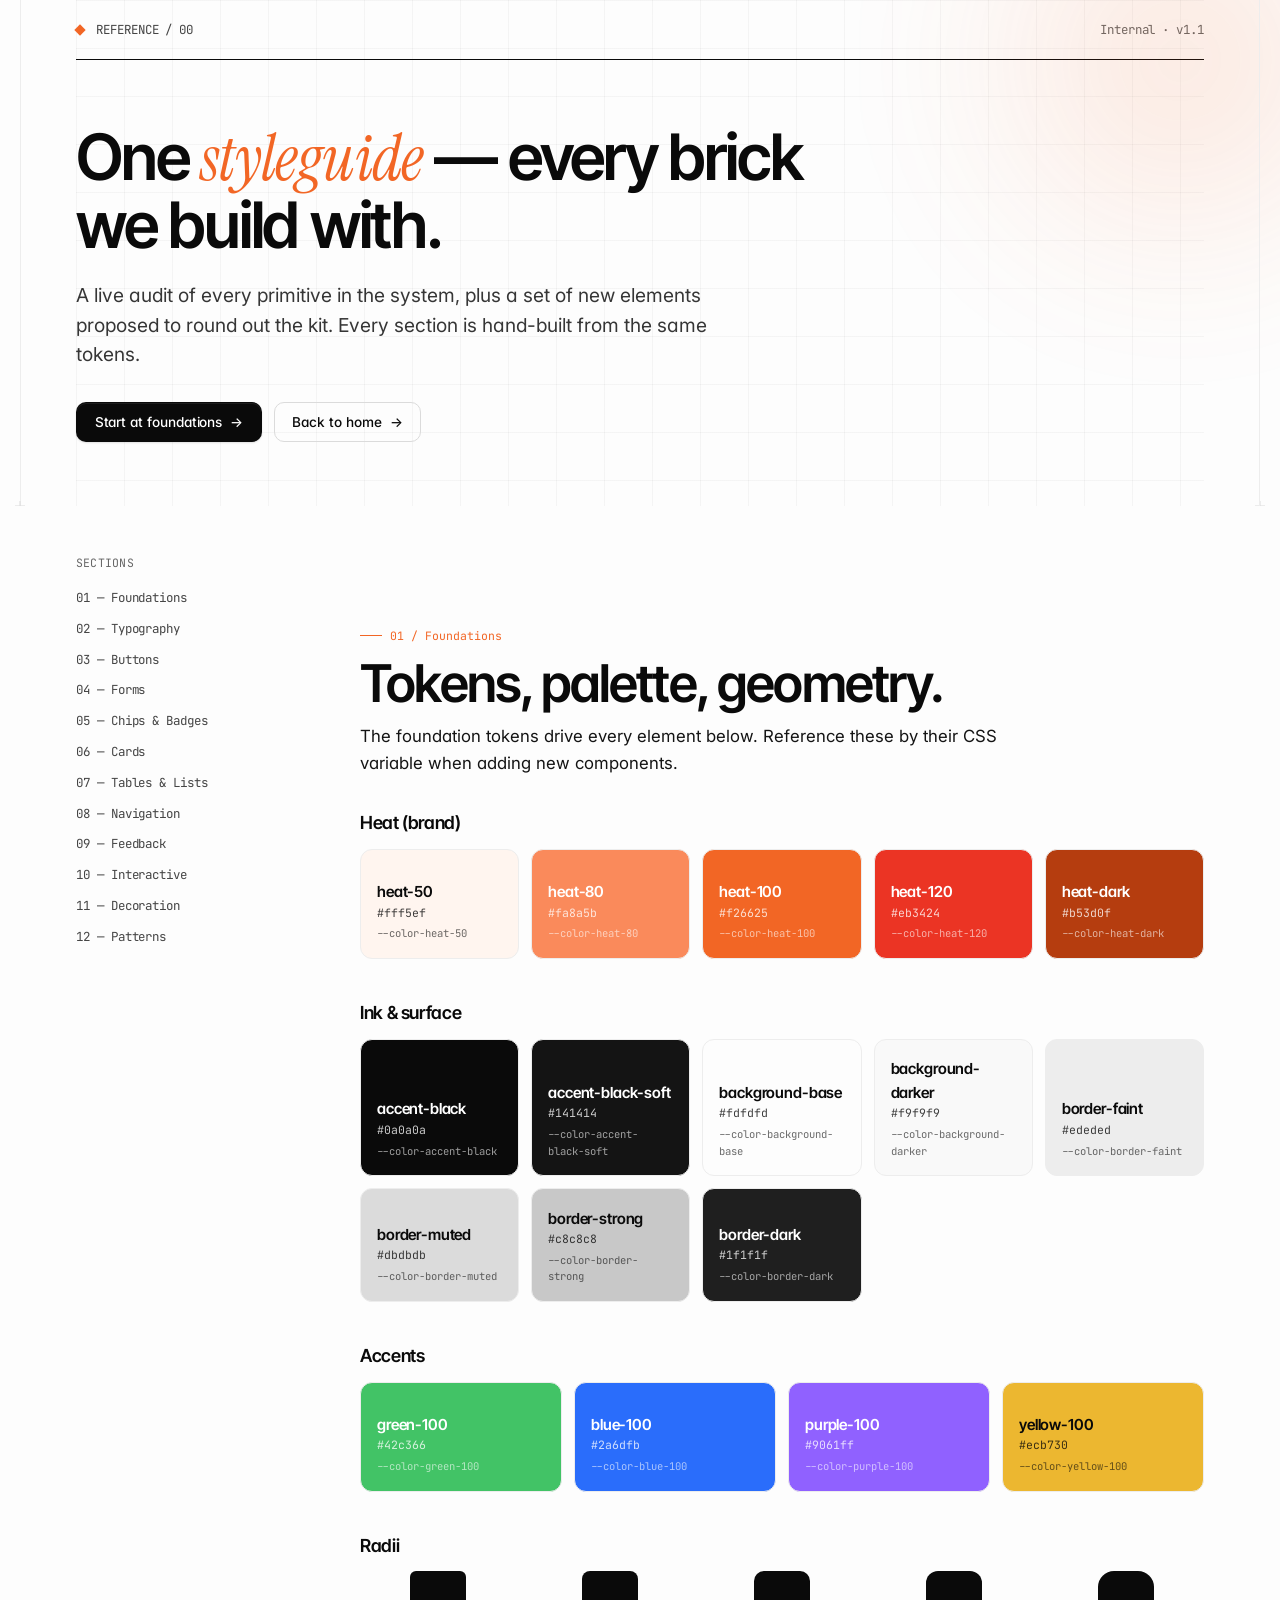
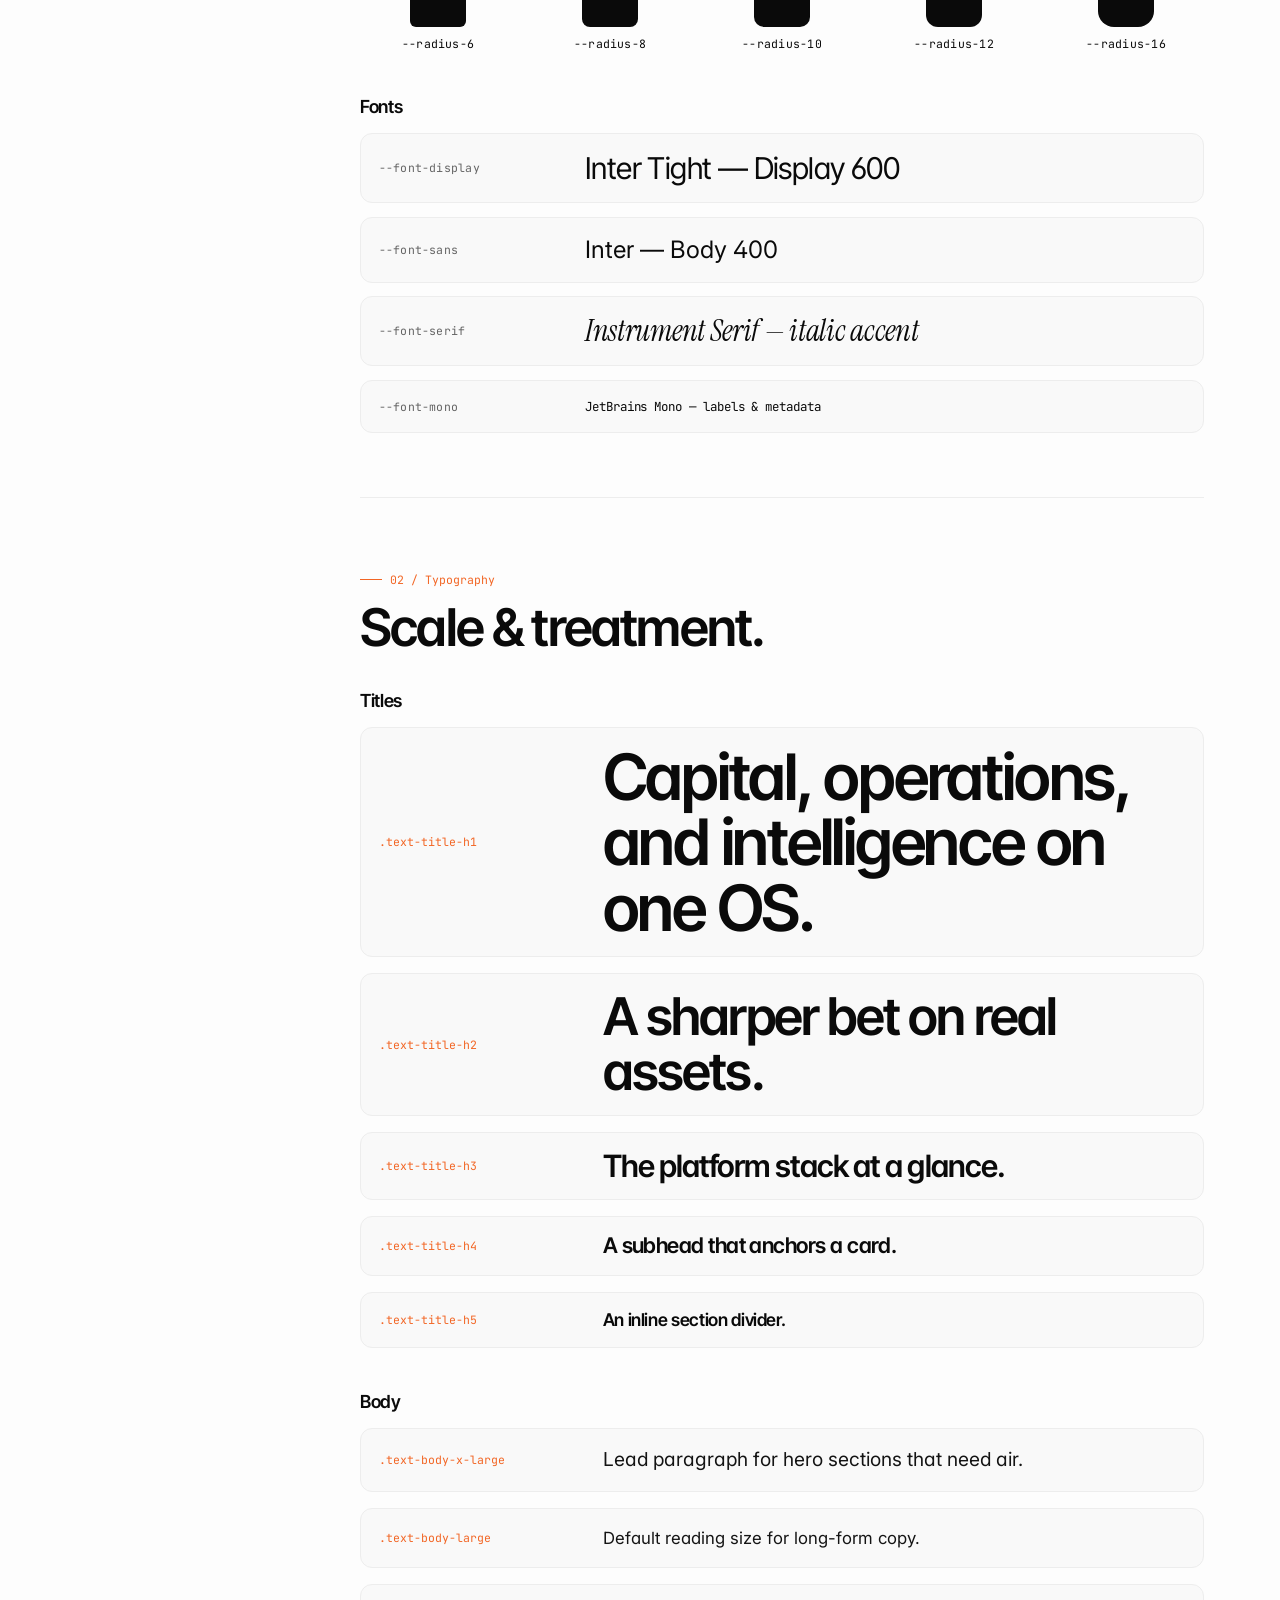
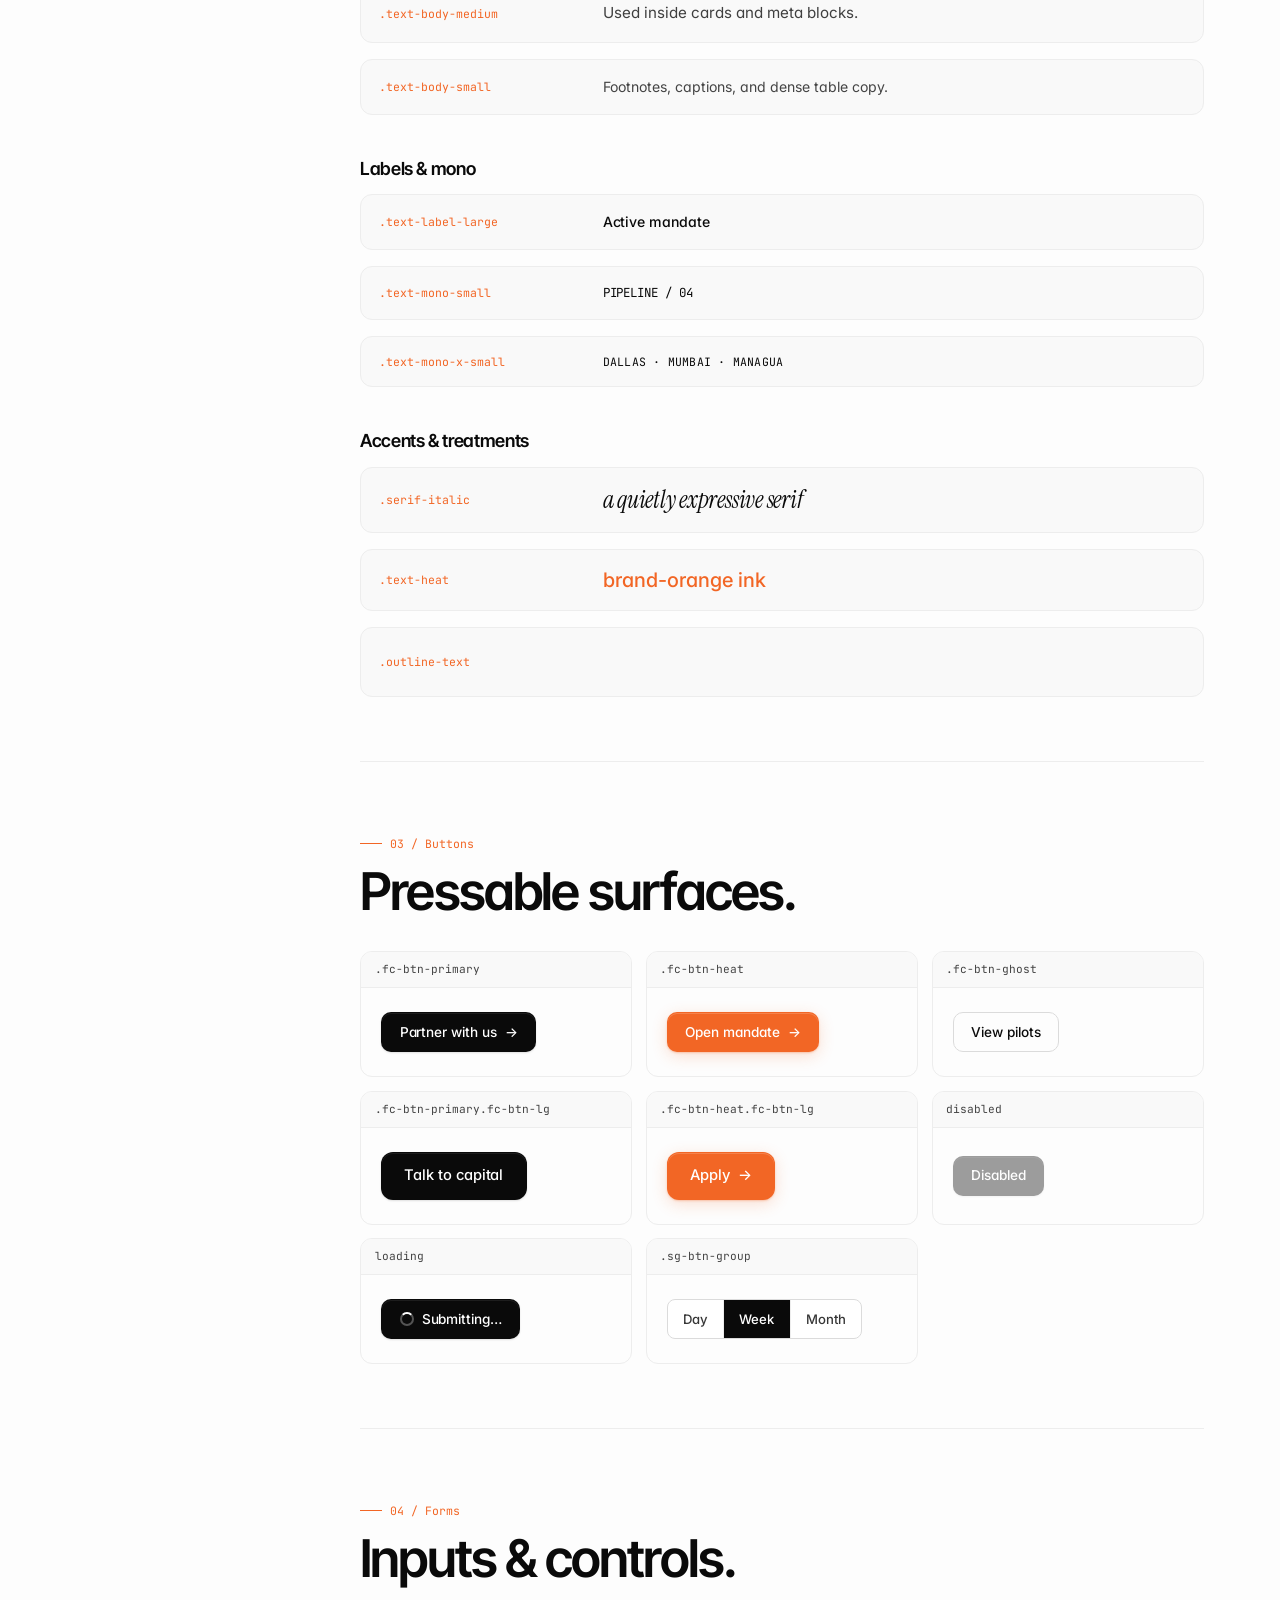
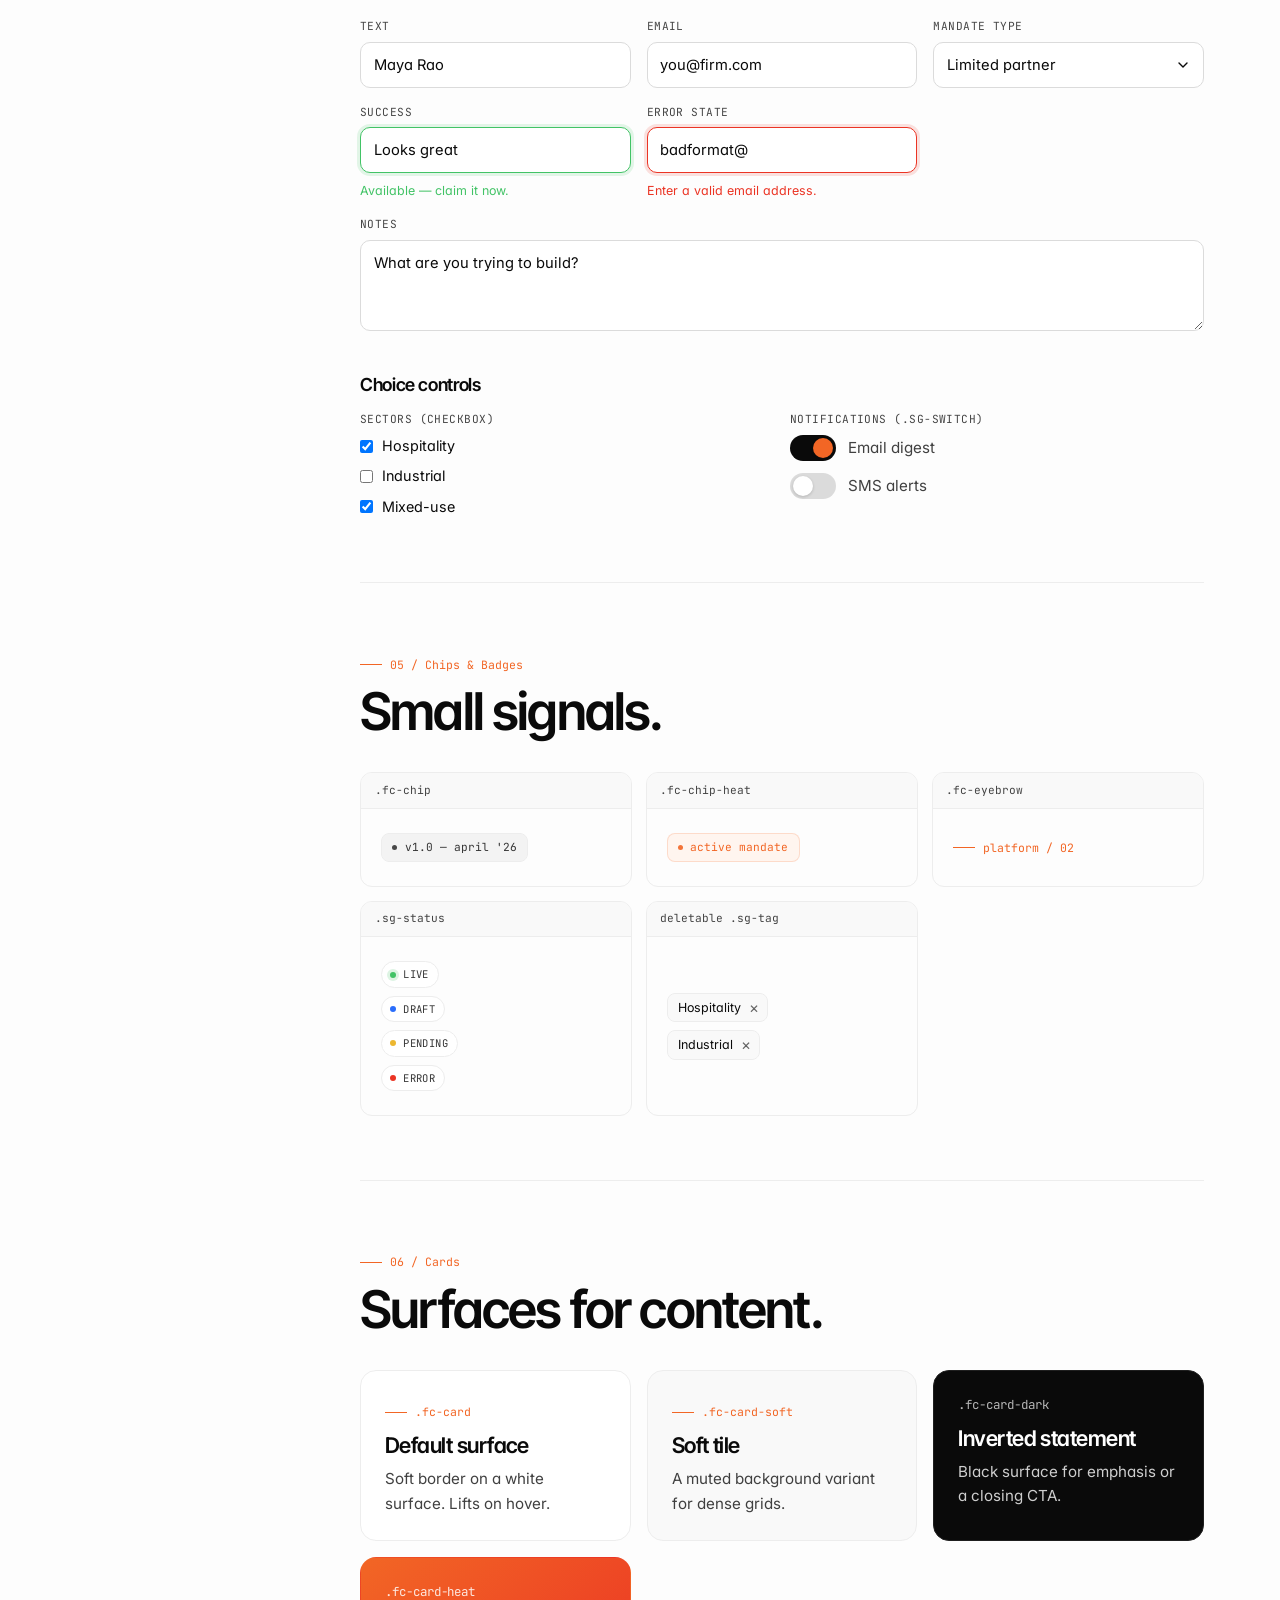
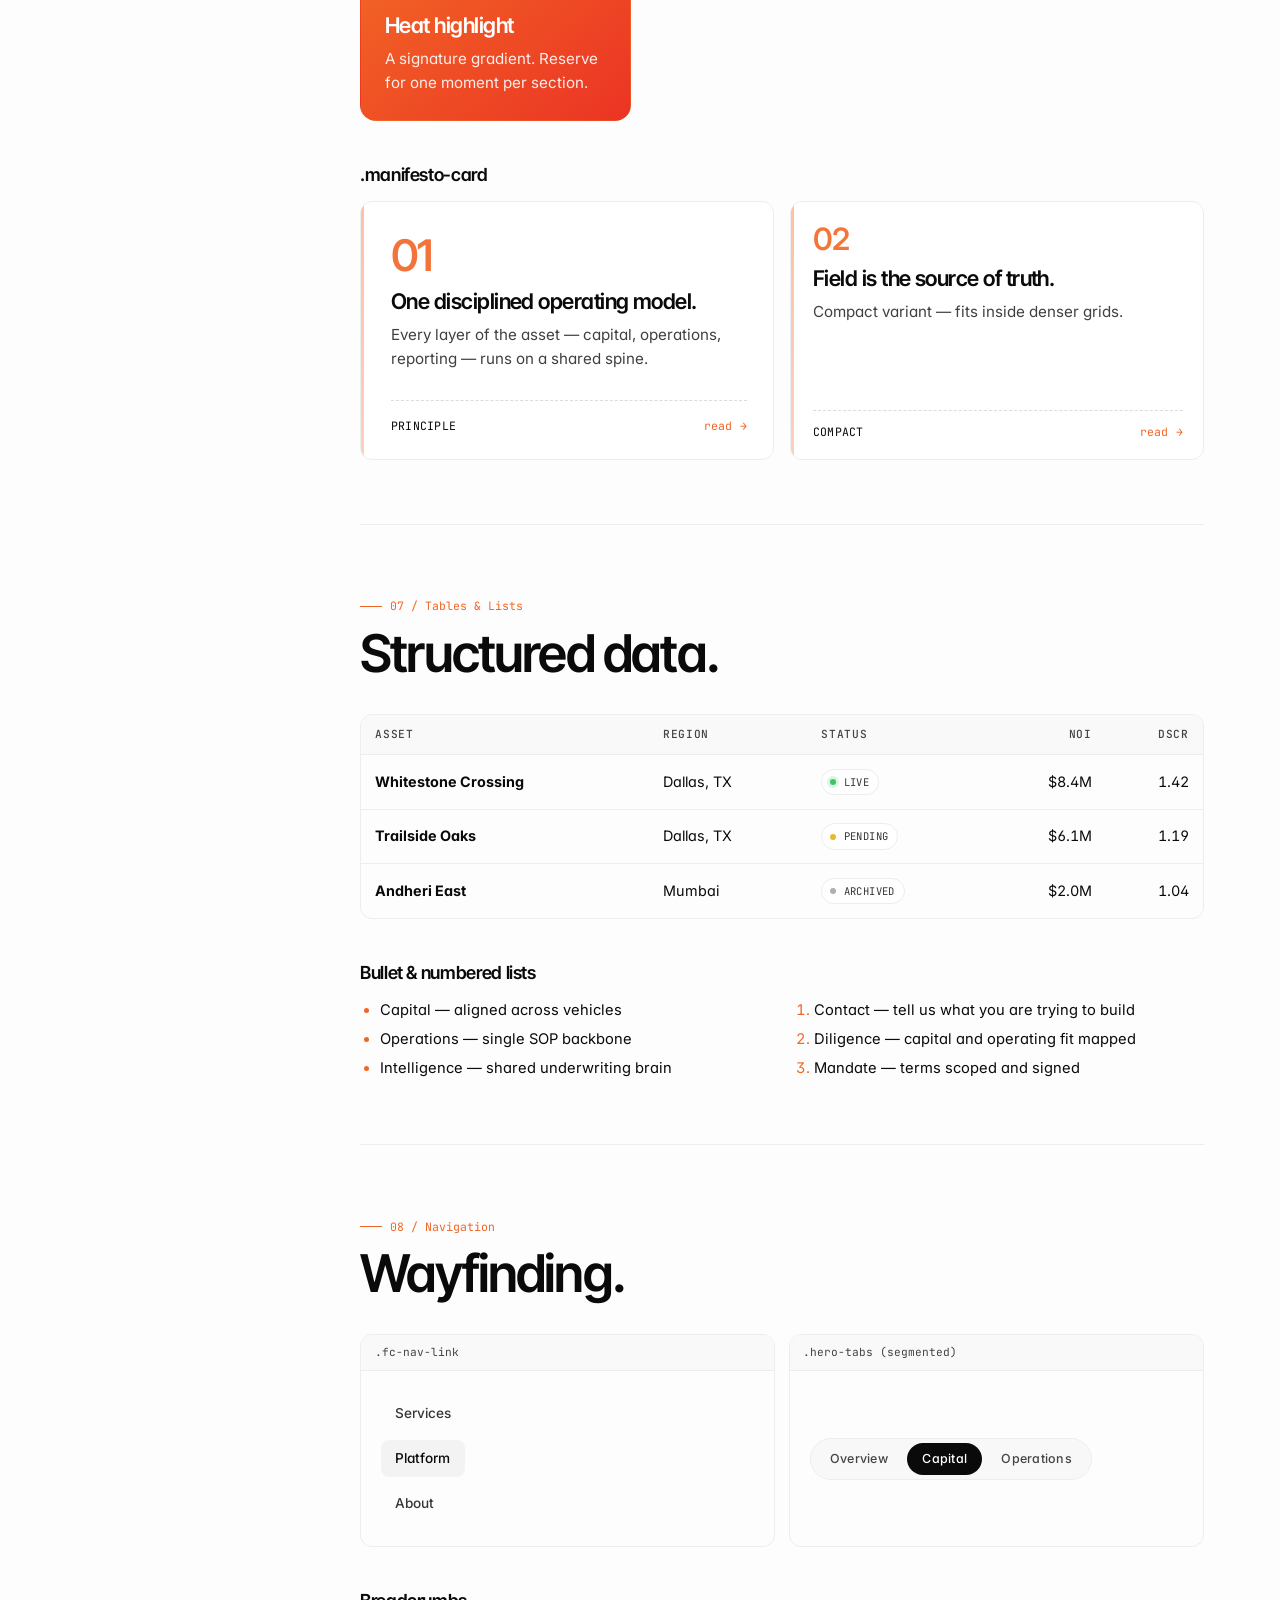
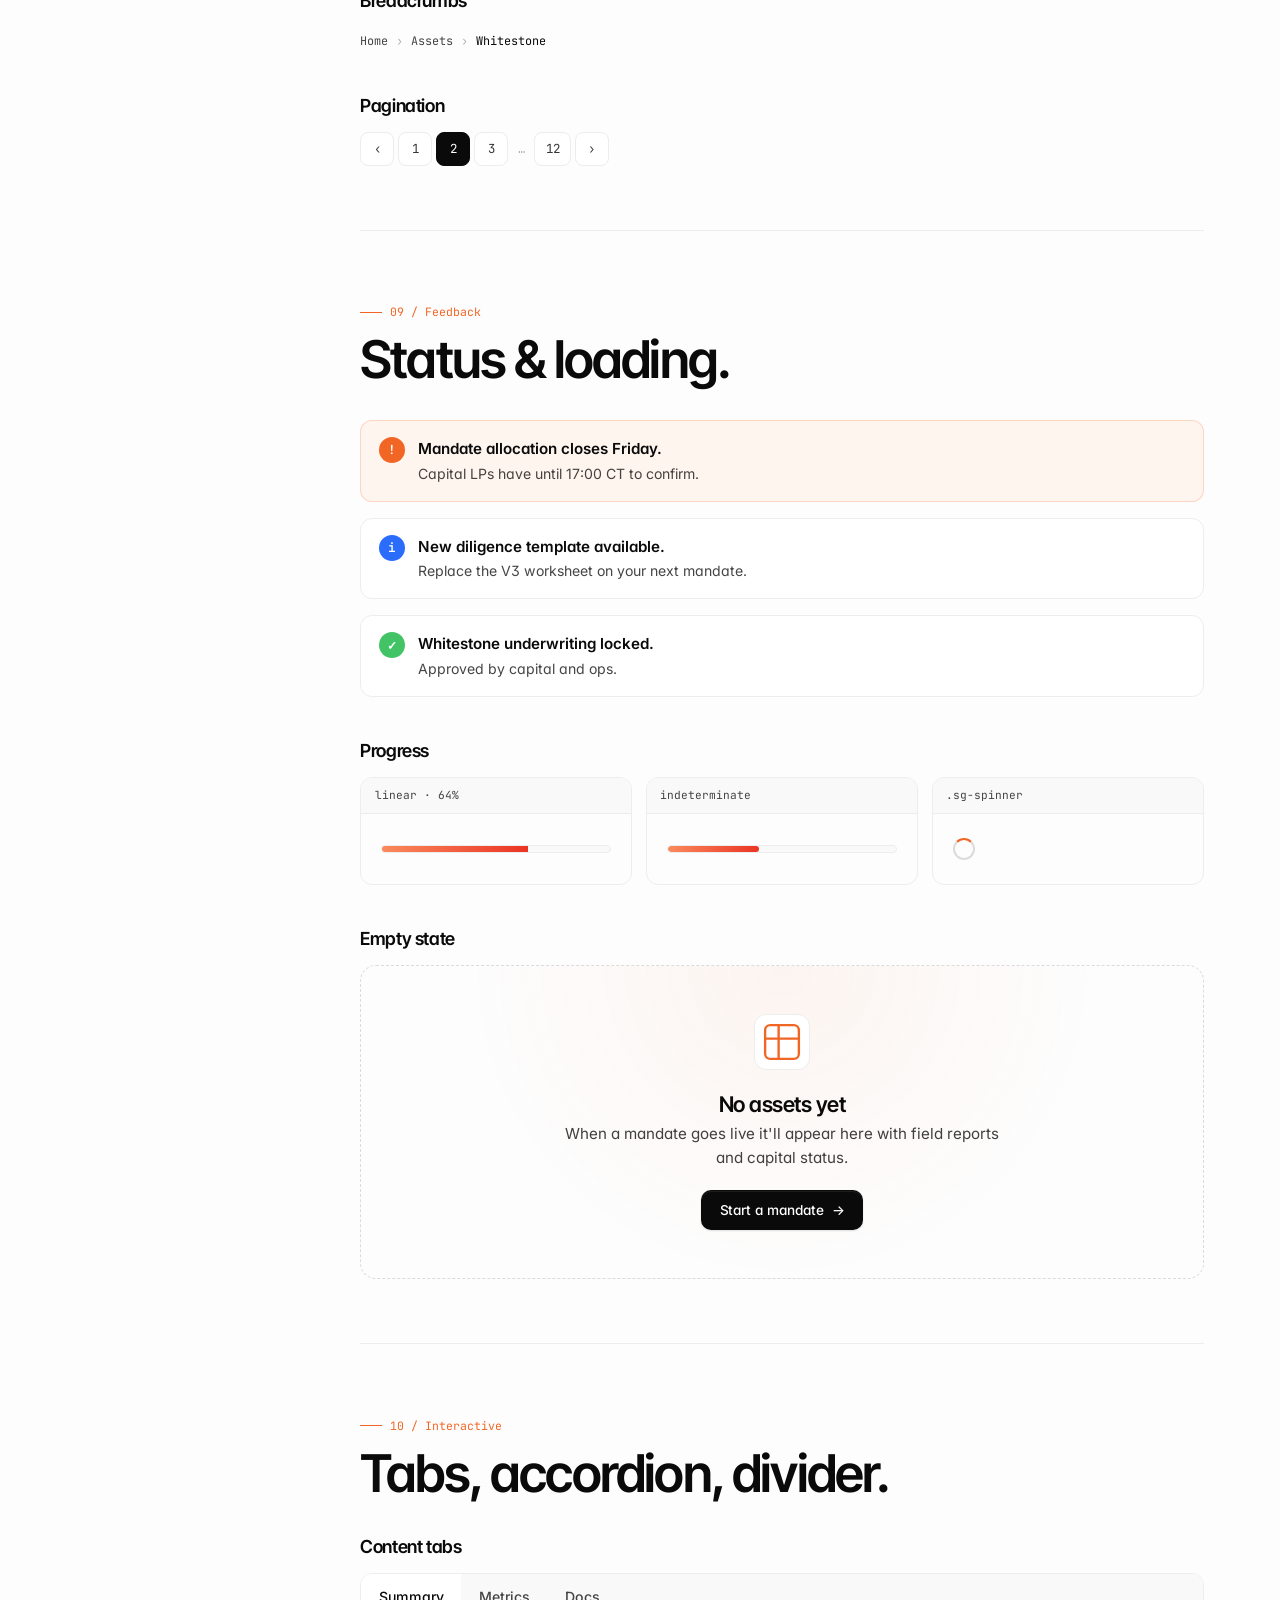
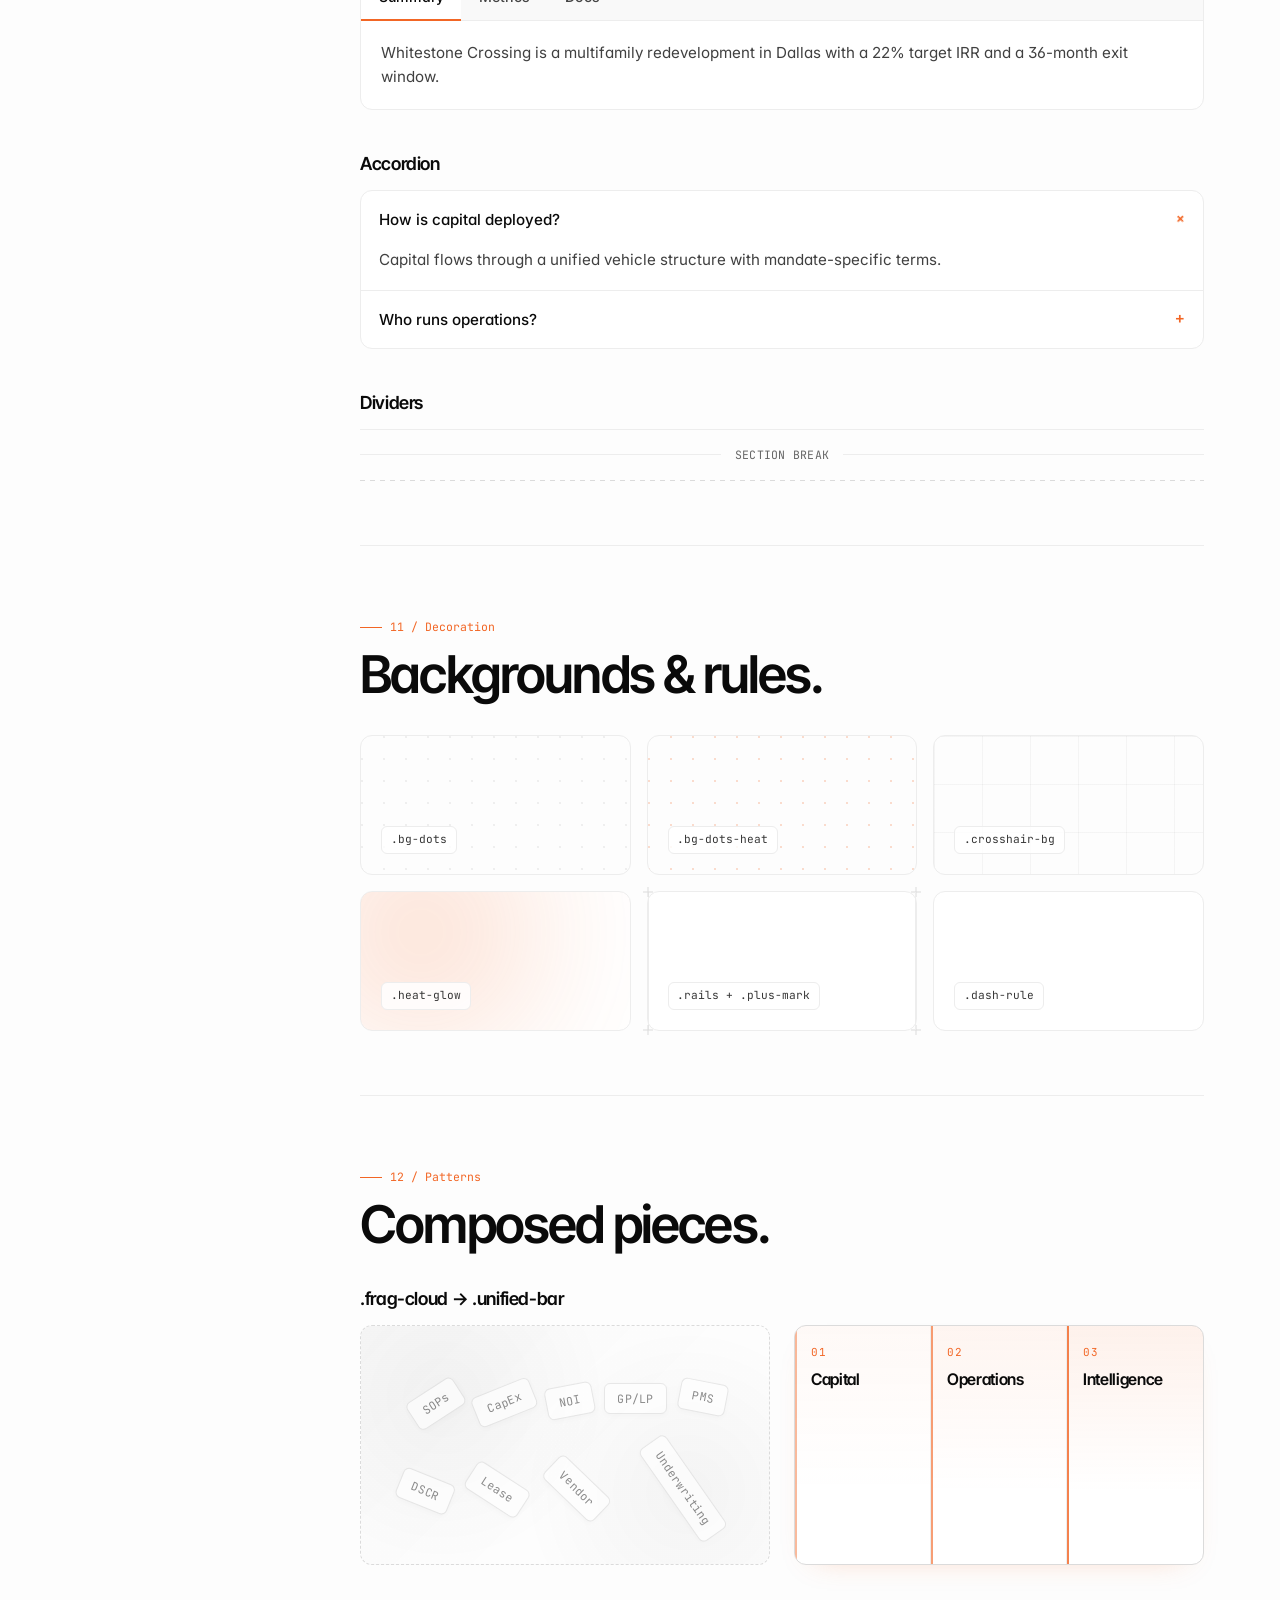
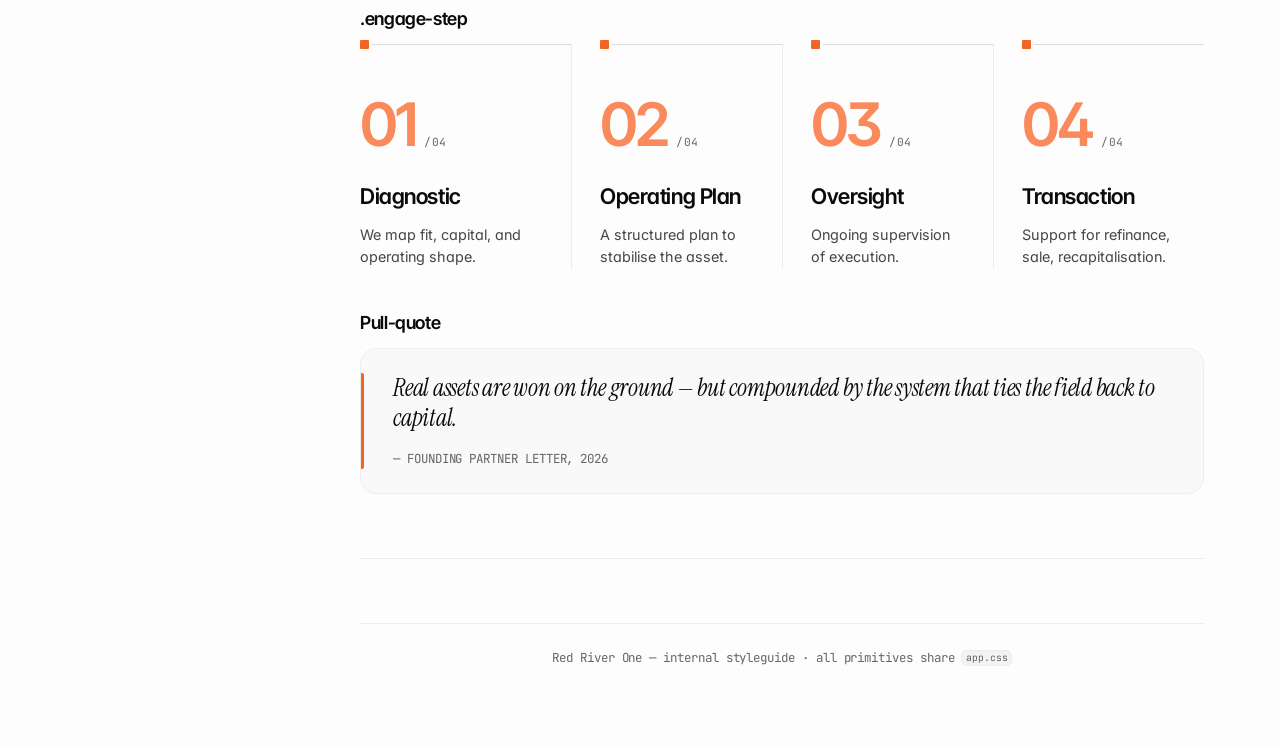
<file: styleguide.html>
<!DOCTYPE html><html lang="en"><head><meta charSet="utf-8"/><meta name="viewport" content="width=device-width, initial-scale=1"/><title>Styleguide — Red River One</title><meta name="robots" content="noindex"/><link rel="icon" type="image/svg+xml" href="/favicon.svg"/><link rel="preconnect" href="https://fonts.googleapis.com"/><link rel="preconnect" href="https://fonts.gstatic.com" crossorigin="anonymous"/><link rel="stylesheet" href="https://fonts.googleapis.com/css2?family=Instrument+Serif:ital@0;1&amp;family=Inter+Tight:wght@400;500;600;700&amp;family=Inter:wght@300;400;500;600&amp;family=JetBrains+Mono:wght@400;500&amp;display=swap"/><link rel="stylesheet" href="app.css"/></head><body class="bg-[color:var(--color-background-base)] text-[color:var(--color-accent-black)] font-sans antialiased overflow-x-hidden"><section class="relative overflow-hidden bg-background-base"><div class="cmw-container rails relative"><span class="plus-mark plus-bl"></span><span class="plus-mark plus-br"></span><span class="heat-glow hidden lg:block" style="width:520px;height:520px;top:-200px;right:-180px;opacity:0.4"></span><div class="crosshair-bg"><div class="flex flex-wrap items-center justify-between gap-3 border-b border-[color:var(--color-border-faint)] py-5"><div class="text-mono-small text-(--black-alpha-64) flex items-center gap-3"><span class="h-2 w-2 rotate-45 bg-heat-100"></span><span>REFERENCE / 00</span></div><div class="text-mono-small text-(--black-alpha-48) hidden sm:flex items-center gap-3"><span>Internal · v1.1</span></div></div><div class="py-12 lg:py-16"><h1 class="text-title-h1 max-w-[20ch] text-accent-black">One <span class="serif-italic text-heat-100">styleguide</span> — every brick we build with.</h1><p class="text-body-x-large mt-6 max-w-2xl text-(--black-alpha-72)">A live audit of every primitive in the system, plus a set of new elements proposed to round out the kit. Every section is hand-built from the same tokens.</p><div class="mt-8 flex flex-wrap items-center gap-3"><a href="#foundations" class="fc-btn fc-btn-primary">Start at foundations<span class="arrow-spring">→</span></a><a href="index.html" class="fc-btn fc-btn-ghost">Back to home<span class="arrow-spring">→</span></a></div></div></div></div></section><div class="cmw-container relative"><div class="sg-grid"><nav class="lg:sticky lg:top-24 self-start"><div class="text-mono-x-small text-(--black-alpha-48) mb-3 uppercase">Sections</div><ul class="flex flex-col gap-1.5"><li><a href="#foundations" class="text-mono-small text-(--black-alpha-64) hover:text-heat-100">01 — Foundations</a></li><li><a href="#typography" class="text-mono-small text-(--black-alpha-64) hover:text-heat-100">02 — Typography</a></li><li><a href="#buttons" class="text-mono-small text-(--black-alpha-64) hover:text-heat-100">03 — Buttons</a></li><li><a href="#forms" class="text-mono-small text-(--black-alpha-64) hover:text-heat-100">04 — Forms</a></li><li><a href="#chips" class="text-mono-small text-(--black-alpha-64) hover:text-heat-100">05 — Chips &amp; Badges</a></li><li><a href="#cards" class="text-mono-small text-(--black-alpha-64) hover:text-heat-100">06 — Cards</a></li><li><a href="#tables" class="text-mono-small text-(--black-alpha-64) hover:text-heat-100">07 — Tables &amp; Lists</a></li><li><a href="#navigation" class="text-mono-small text-(--black-alpha-64) hover:text-heat-100">08 — Navigation</a></li><li><a href="#feedback" class="text-mono-small text-(--black-alpha-64) hover:text-heat-100">09 — Feedback</a></li><li><a href="#interactive" class="text-mono-small text-(--black-alpha-64) hover:text-heat-100">10 — Interactive</a></li><li><a href="#decoration" class="text-mono-small text-(--black-alpha-64) hover:text-heat-100">11 — Decoration</a></li><li><a href="#patterns" class="text-mono-small text-(--black-alpha-64) hover:text-heat-100">12 — Patterns</a></li></ul></nav><main id="main" class="sg-main">

<section id="foundations" class="sg-section"><div class="sg-section-head"><span class="fc-eyebrow">01 / Foundations</span><h2 class="text-title-h2 mt-3">Tokens, palette, geometry.</h2><p class="text-body-large mt-3 max-w-2xl">The foundation tokens drive every element below. Reference these by their CSS variable when adding new components.</p></div><h3 class="sg-h3">Heat (brand)</h3><div class="sg-swatches"><div class="sg-swatch" style="background:#fff5ef;color:#0a0a0a"><div class="sg-swatch-name">heat-50</div><div class="sg-swatch-meta">#fff5ef</div><div class="sg-swatch-var">--color-heat-50</div></div><div class="sg-swatch" style="background:#fa8a5b;color:#fff"><div class="sg-swatch-name">heat-80</div><div class="sg-swatch-meta">#fa8a5b</div><div class="sg-swatch-var">--color-heat-80</div></div><div class="sg-swatch" style="background:#f26625;color:#fff"><div class="sg-swatch-name">heat-100</div><div class="sg-swatch-meta">#f26625</div><div class="sg-swatch-var">--color-heat-100</div></div><div class="sg-swatch" style="background:#eb3424;color:#fff"><div class="sg-swatch-name">heat-120</div><div class="sg-swatch-meta">#eb3424</div><div class="sg-swatch-var">--color-heat-120</div></div><div class="sg-swatch" style="background:#b53d0f;color:#fff"><div class="sg-swatch-name">heat-dark</div><div class="sg-swatch-meta">#b53d0f</div><div class="sg-swatch-var">--color-heat-dark</div></div></div><h3 class="sg-h3 mt-10">Ink &amp; surface</h3><div class="sg-swatches"><div class="sg-swatch" style="background:#0a0a0a;color:#fff"><div class="sg-swatch-name">accent-black</div><div class="sg-swatch-meta">#0a0a0a</div><div class="sg-swatch-var">--color-accent-black</div></div><div class="sg-swatch" style="background:#141414;color:#fff"><div class="sg-swatch-name">accent-black-soft</div><div class="sg-swatch-meta">#141414</div><div class="sg-swatch-var">--color-accent-black-soft</div></div><div class="sg-swatch" style="background:#fdfdfd;color:#0a0a0a"><div class="sg-swatch-name">background-base</div><div class="sg-swatch-meta">#fdfdfd</div><div class="sg-swatch-var">--color-background-base</div></div><div class="sg-swatch" style="background:#f9f9f9;color:#0a0a0a"><div class="sg-swatch-name">background-darker</div><div class="sg-swatch-meta">#f9f9f9</div><div class="sg-swatch-var">--color-background-darker</div></div><div class="sg-swatch" style="background:#ededed;color:#0a0a0a"><div class="sg-swatch-name">border-faint</div><div class="sg-swatch-meta">#ededed</div><div class="sg-swatch-var">--color-border-faint</div></div><div class="sg-swatch" style="background:#dbdbdb;color:#0a0a0a"><div class="sg-swatch-name">border-muted</div><div class="sg-swatch-meta">#dbdbdb</div><div class="sg-swatch-var">--color-border-muted</div></div><div class="sg-swatch" style="background:#c8c8c8;color:#0a0a0a"><div class="sg-swatch-name">border-strong</div><div class="sg-swatch-meta">#c8c8c8</div><div class="sg-swatch-var">--color-border-strong</div></div><div class="sg-swatch" style="background:#1f1f1f;color:#fff"><div class="sg-swatch-name">border-dark</div><div class="sg-swatch-meta">#1f1f1f</div><div class="sg-swatch-var">--color-border-dark</div></div></div><h3 class="sg-h3 mt-10">Accents</h3><div class="sg-swatches"><div class="sg-swatch" style="background:#42c366;color:#fff"><div class="sg-swatch-name">green-100</div><div class="sg-swatch-meta">#42c366</div><div class="sg-swatch-var">--color-green-100</div></div><div class="sg-swatch" style="background:#2a6dfb;color:#fff"><div class="sg-swatch-name">blue-100</div><div class="sg-swatch-meta">#2a6dfb</div><div class="sg-swatch-var">--color-blue-100</div></div><div class="sg-swatch" style="background:#9061ff;color:#fff"><div class="sg-swatch-name">purple-100</div><div class="sg-swatch-meta">#9061ff</div><div class="sg-swatch-var">--color-purple-100</div></div><div class="sg-swatch" style="background:#ecb730;color:#0a0a0a"><div class="sg-swatch-name">yellow-100</div><div class="sg-swatch-meta">#ecb730</div><div class="sg-swatch-var">--color-yellow-100</div></div></div><h3 class="sg-h3 mt-10">Radii</h3><div class="sg-radii"><div class="sg-radii-cell"><div class="sg-radii-shape" style="border-radius:6px"></div><div class="text-mono-x-small mt-2">--radius-6</div></div><div class="sg-radii-cell"><div class="sg-radii-shape" style="border-radius:8px"></div><div class="text-mono-x-small mt-2">--radius-8</div></div><div class="sg-radii-cell"><div class="sg-radii-shape" style="border-radius:10px"></div><div class="text-mono-x-small mt-2">--radius-10</div></div><div class="sg-radii-cell"><div class="sg-radii-shape" style="border-radius:12px"></div><div class="text-mono-x-small mt-2">--radius-12</div></div><div class="sg-radii-cell"><div class="sg-radii-shape" style="border-radius:16px"></div><div class="text-mono-x-small mt-2">--radius-16</div></div></div><h3 class="sg-h3 mt-10">Fonts</h3><div class="sg-fonts"><div class="sg-font-row"><div class="text-mono-x-small text-(--black-alpha-48)">--font-display</div><div class="font-display text-3xl tracking-[-0.02em]">Inter Tight — Display 600</div></div><div class="sg-font-row"><div class="text-mono-x-small text-(--black-alpha-48)">--font-sans</div><div class="text-2xl">Inter — Body 400</div></div><div class="sg-font-row"><div class="text-mono-x-small text-(--black-alpha-48)">--font-serif</div><div class="serif-italic text-3xl">Instrument Serif — italic accent</div></div><div class="sg-font-row"><div class="text-mono-x-small text-(--black-alpha-48)">--font-mono</div><div class="text-mono-small">JetBrains Mono — labels &amp; metadata</div></div></div></section>

<section id="typography" class="sg-section"><div class="sg-section-head"><span class="fc-eyebrow">02 / Typography</span><h2 class="text-title-h2 mt-3">Scale &amp; treatment.</h2></div><h3 class="sg-h3">Titles</h3><div class="sg-stack"><div class="sg-row"><span class="sg-row-tag">.text-title-h1</span><div class="text-title-h1">Capital, operations, and intelligence on one OS.</div></div><div class="sg-row"><span class="sg-row-tag">.text-title-h2</span><div class="text-title-h2">A sharper bet on real assets.</div></div><div class="sg-row"><span class="sg-row-tag">.text-title-h3</span><div class="text-title-h3">The platform stack at a glance.</div></div><div class="sg-row"><span class="sg-row-tag">.text-title-h4</span><div class="text-title-h4">A subhead that anchors a card.</div></div><div class="sg-row"><span class="sg-row-tag">.text-title-h5</span><div class="text-title-h5">An inline section divider.</div></div></div><h3 class="sg-h3 mt-10">Body</h3><div class="sg-stack"><div class="sg-row"><span class="sg-row-tag">.text-body-x-large</span><p class="text-body-x-large">Lead paragraph for hero sections that need air.</p></div><div class="sg-row"><span class="sg-row-tag">.text-body-large</span><p class="text-body-large">Default reading size for long-form copy.</p></div><div class="sg-row"><span class="sg-row-tag">.text-body-medium</span><p class="text-body-medium">Used inside cards and meta blocks.</p></div><div class="sg-row"><span class="sg-row-tag">.text-body-small</span><p class="text-body-small">Footnotes, captions, and dense table copy.</p></div></div><h3 class="sg-h3 mt-10">Labels &amp; mono</h3><div class="sg-stack"><div class="sg-row"><span class="sg-row-tag">.text-label-large</span><span class="text-label-large">Active mandate</span></div><div class="sg-row"><span class="sg-row-tag">.text-mono-small</span><span class="text-mono-small">PIPELINE / 04</span></div><div class="sg-row"><span class="sg-row-tag">.text-mono-x-small</span><span class="text-mono-x-small">DALLAS · MUMBAI · MANAGUA</span></div></div><h3 class="sg-h3 mt-10">Accents &amp; treatments</h3><div class="sg-stack"><div class="sg-row"><span class="sg-row-tag">.serif-italic</span><span class="serif-italic text-2xl">a quietly expressive serif</span></div><div class="sg-row"><span class="sg-row-tag">.text-heat</span><span class="text-heat text-xl font-medium">brand-orange ink</span></div><div class="sg-row"><span class="sg-row-tag">.outline-text</span><span class="outline-text text-3xl font-semibold">Hollow display</span></div></div></section>

<section id="buttons" class="sg-section"><div class="sg-section-head"><span class="fc-eyebrow">03 / Buttons</span><h2 class="text-title-h2 mt-3">Pressable surfaces.</h2></div><div class="sg-cells"><div class="sg-cell"><div class="sg-cell-label">.fc-btn-primary</div><div class="sg-cell-body"><button class="fc-btn fc-btn-primary">Partner with us <span class="arrow-spring">→</span></button></div></div><div class="sg-cell"><div class="sg-cell-label">.fc-btn-heat</div><div class="sg-cell-body"><button class="fc-btn fc-btn-heat">Open mandate <span class="arrow-spring">→</span></button></div></div><div class="sg-cell"><div class="sg-cell-label">.fc-btn-ghost</div><div class="sg-cell-body"><button class="fc-btn fc-btn-ghost">View pilots</button></div></div><div class="sg-cell"><div class="sg-cell-label">.fc-btn-primary.fc-btn-lg</div><div class="sg-cell-body"><button class="fc-btn fc-btn-primary fc-btn-lg">Talk to capital</button></div></div><div class="sg-cell"><div class="sg-cell-label">.fc-btn-heat.fc-btn-lg</div><div class="sg-cell-body"><button class="fc-btn fc-btn-heat fc-btn-lg">Apply <span class="arrow-spring">→</span></button></div></div><div class="sg-cell"><div class="sg-cell-label">disabled</div><div class="sg-cell-body"><button class="fc-btn fc-btn-primary" disabled="" style="opacity:0.4;cursor:not-allowed">Disabled</button></div></div><div class="sg-cell"><div class="sg-cell-label">loading</div><div class="sg-cell-body"><button class="fc-btn fc-btn-primary" disabled=""><span class="sg-spinner sg-spinner-sm sg-spinner-light"></span>Submitting…</button></div></div><div class="sg-cell"><div class="sg-cell-label">.sg-btn-group</div><div class="sg-cell-body"><div class="sg-btn-group"><button>Day</button><button class="is-active">Week</button><button>Month</button></div></div></div></div></section>

<section id="forms" class="sg-section"><div class="sg-section-head"><span class="fc-eyebrow">04 / Forms</span><h2 class="text-title-h2 mt-3">Inputs &amp; controls.</h2></div><div class="sg-form-grid"><label class="sg-field"><span class="sg-field-label">Text</span><input type="text" placeholder="Maya Rao" class="sg-input"/></label><label class="sg-field"><span class="sg-field-label">Email</span><input type="email" placeholder="you@firm.com" class="sg-input"/></label><label class="sg-field"><span class="sg-field-label">Mandate type</span><select class="sg-input"><option>Limited partner</option><option>Co-investor</option><option>Operator — co-build</option></select></label><label class="sg-field"><span class="sg-field-label">Success</span><input type="text" class="sg-input is-success" value="Looks great"/><span class="sg-help is-success">Available — claim it now.</span></label><label class="sg-field"><span class="sg-field-label">Error state</span><input type="email" class="sg-input is-error" value="badformat@"/><span class="sg-help is-error">Enter a valid email address.</span></label><label class="sg-field sg-field-wide"><span class="sg-field-label">Notes</span><textarea rows="3" placeholder="What are you trying to build?" class="sg-input"></textarea></label></div><h3 class="sg-h3 mt-10">Choice controls</h3><div class="sg-form-grid"><div class="sg-field"><span class="sg-field-label">Sectors (checkbox)</span><div class="flex flex-col gap-2"><label class="sg-choice"><input type="checkbox" checked=""/> Hospitality</label><label class="sg-choice"><input type="checkbox"/> Industrial</label><label class="sg-choice"><input type="checkbox" checked=""/> Mixed-use</label></div></div><div class="sg-field"><span class="sg-field-label">Notifications (.sg-switch)</span><div class="flex flex-col gap-3"><label class="flex items-center gap-3"><button class="sg-switch is-on" role="switch" aria-checked="true" aria-label="Email"><span class="sg-switch-thumb"></span></button><span class="text-body-medium">Email digest</span></label><label class="flex items-center gap-3"><button class="sg-switch" role="switch" aria-checked="false" aria-label="SMS"><span class="sg-switch-thumb"></span></button><span class="text-body-medium">SMS alerts</span></label></div></div></div></section>

<section id="chips" class="sg-section"><div class="sg-section-head"><span class="fc-eyebrow">05 / Chips &amp; Badges</span><h2 class="text-title-h2 mt-3">Small signals.</h2></div><div class="sg-cells"><div class="sg-cell"><div class="sg-cell-label">.fc-chip</div><div class="sg-cell-body"><span class="fc-chip"><span class="fc-chip-dot"></span>v1.0 — april '26</span></div></div><div class="sg-cell"><div class="sg-cell-label">.fc-chip-heat</div><div class="sg-cell-body"><span class="fc-chip fc-chip-heat"><span class="fc-chip-dot"></span>active mandate</span></div></div><div class="sg-cell"><div class="sg-cell-label">.fc-eyebrow</div><div class="sg-cell-body"><span class="fc-eyebrow">platform / 02</span></div></div><div class="sg-cell"><div class="sg-cell-label">.sg-status</div><div class="sg-cell-body flex flex-wrap gap-2"><span class="sg-status sg-status-live"><span></span>Live</span><span class="sg-status sg-status-draft"><span></span>Draft</span><span class="sg-status sg-status-pending"><span></span>Pending</span><span class="sg-status sg-status-error"><span></span>Error</span></div></div><div class="sg-cell"><div class="sg-cell-label">deletable .sg-tag</div><div class="sg-cell-body flex flex-wrap gap-2"><span class="sg-tag">Hospitality <button aria-label="Remove">×</button></span><span class="sg-tag">Industrial <button aria-label="Remove">×</button></span></div></div></div></section>

<section id="cards" class="sg-section"><div class="sg-section-head"><span class="fc-eyebrow">06 / Cards</span><h2 class="text-title-h2 mt-3">Surfaces for content.</h2></div><div class="sg-cards"><div class="fc-card"><div class="fc-eyebrow mb-3">.fc-card</div><h4 class="text-title-h4">Default surface</h4><p class="text-body-medium mt-2">Soft border on a white surface. Lifts on hover.</p></div><div class="fc-card fc-card-soft"><div class="fc-eyebrow mb-3">.fc-card-soft</div><h4 class="text-title-h4">Soft tile</h4><p class="text-body-medium mt-2">A muted background variant for dense grids.</p></div><div class="fc-card fc-card-dark"><div class="text-mono-small mb-3 text-white/70">.fc-card-dark</div><h4 class="text-title-h4 text-white">Inverted statement</h4><p class="text-body-medium mt-2 text-white/80">Black surface for emphasis or a closing CTA.</p></div><div class="fc-card fc-card-heat"><div class="text-mono-small mb-3 text-white/85">.fc-card-heat</div><h4 class="text-title-h4 text-white">Heat highlight</h4><p class="text-body-medium mt-2 text-white/90">A signature gradient. Reserve for one moment per section.</p></div></div><h3 class="sg-h3 mt-10">.manifesto-card</h3><div class="grid gap-4 lg:grid-cols-2"><article class="manifesto-card"><span class="manifesto-card-rail"></span><div class="manifesto-card-num">01</div><h4 class="text-title-h4 mt-3">One disciplined operating model.</h4><p class="text-body-medium mt-2">Every layer of the asset — capital, operations, reporting — runs on a shared spine.</p><div class="manifesto-card-foot"><span class="text-mono-x-small text-[color:var(--black-alpha-48)] uppercase">principle</span><span class="text-mono-x-small text-[color:var(--color-heat-100)]">read →</span></div></article><article class="manifesto-card manifesto-card-compact"><span class="manifesto-card-rail"></span><div class="manifesto-card-num">02</div><h4 class="text-title-h4 mt-3">Field is the source of truth.</h4><p class="text-body-medium mt-2">Compact variant — fits inside denser grids.</p><div class="manifesto-card-foot"><span class="text-mono-x-small text-[color:var(--black-alpha-48)] uppercase">compact</span><span class="text-mono-x-small text-[color:var(--color-heat-100)]">read →</span></div></article></div></section>

<section id="tables" class="sg-section"><div class="sg-section-head"><span class="fc-eyebrow">07 / Tables &amp; Lists</span><h2 class="text-title-h2 mt-3">Structured data.</h2></div><div class="sg-table-wrap"><table class="sg-table"><thead><tr><th>Asset</th><th>Region</th><th>Status</th><th class="num">NOI</th><th class="num">DSCR</th></tr></thead><tbody><tr><td><strong>Whitestone Crossing</strong></td><td>Dallas, TX</td><td><span class="sg-status sg-status-live"><span></span>Live</span></td><td class="num">$8.4M</td><td class="num">1.42</td></tr><tr><td><strong>Trailside Oaks</strong></td><td>Dallas, TX</td><td><span class="sg-status sg-status-pending"><span></span>Pending</span></td><td class="num">$6.1M</td><td class="num">1.19</td></tr><tr><td><strong>Andheri East</strong></td><td>Mumbai</td><td><span class="sg-status sg-status-archived"><span></span>Archived</span></td><td class="num">$2.0M</td><td class="num">1.04</td></tr></tbody></table></div><h3 class="sg-h3 mt-10">Bullet &amp; numbered lists</h3><div class="grid gap-6 lg:grid-cols-2"><ul class="sg-ul"><li>Capital — aligned across vehicles</li><li>Operations — single SOP backbone</li><li>Intelligence — shared underwriting brain</li></ul><ol class="sg-ol"><li>Contact — tell us what you are trying to build</li><li>Diligence — capital and operating fit mapped</li><li>Mandate — terms scoped and signed</li></ol></div></section>

<section id="navigation" class="sg-section"><div class="sg-section-head"><span class="fc-eyebrow">08 / Navigation</span><h2 class="text-title-h2 mt-3">Wayfinding.</h2></div><div class="sg-cells"><div class="sg-cell"><div class="sg-cell-label">.fc-nav-link</div><div class="sg-cell-body flex gap-1"><a href="#navigation" class="fc-nav-link">Services</a><a href="#navigation" class="fc-nav-link is-active">Platform</a><a href="#navigation" class="fc-nav-link">About</a></div></div><div class="sg-cell"><div class="sg-cell-label">.hero-tabs (segmented)</div><div class="sg-cell-body"><div class="hero-tabs" role="tablist"><button class="hero-tab">Overview</button><button class="hero-tab is-active">Capital</button><button class="hero-tab">Operations</button></div></div></div></div><h3 class="sg-h3 mt-10">Breadcrumbs</h3><nav class="sg-crumbs" aria-label="Breadcrumb"><a href="#navigation">Home</a><span>›</span><a href="#navigation">Assets</a><span>›</span><span class="is-current">Whitestone</span></nav><h3 class="sg-h3 mt-10">Pagination</h3><div class="sg-pager"><button class="sg-pager-btn" aria-label="Previous">‹</button><button class="sg-pager-btn">1</button><button class="sg-pager-btn is-active">2</button><button class="sg-pager-btn">3</button><span class="sg-pager-ellipsis">…</span><button class="sg-pager-btn">12</button><button class="sg-pager-btn" aria-label="Next">›</button></div></section>

<section id="feedback" class="sg-section"><div class="sg-section-head"><span class="fc-eyebrow">09 / Feedback</span><h2 class="text-title-h2 mt-3">Status &amp; loading.</h2></div><div class="sg-stack"><div class="sg-alert sg-alert-heat"><span class="sg-alert-glyph">!</span><div><div class="sg-alert-title">Mandate allocation closes Friday.</div><div class="sg-alert-body">Capital LPs have until 17:00 CT to confirm.</div></div></div><div class="sg-alert sg-alert-info"><span class="sg-alert-glyph">i</span><div><div class="sg-alert-title">New diligence template available.</div><div class="sg-alert-body">Replace the V3 worksheet on your next mandate.</div></div></div><div class="sg-alert sg-alert-success"><span class="sg-alert-glyph">✓</span><div><div class="sg-alert-title">Whitestone underwriting locked.</div><div class="sg-alert-body">Approved by capital and ops.</div></div></div></div><h3 class="sg-h3 mt-10">Progress</h3><div class="sg-cells"><div class="sg-cell"><div class="sg-cell-label">linear · 64%</div><div class="sg-cell-body w-full"><div class="sg-progress"><div class="sg-progress-fill" style="width:64%"></div></div></div></div><div class="sg-cell"><div class="sg-cell-label">indeterminate</div><div class="sg-cell-body w-full"><div class="sg-progress"><div class="sg-progress-indet"></div></div></div></div><div class="sg-cell"><div class="sg-cell-label">.sg-spinner</div><div class="sg-cell-body"><span class="sg-spinner" aria-label="Loading"></span></div></div></div><h3 class="sg-h3 mt-10">Empty state</h3><div class="sg-empty"><div class="sg-empty-glyph"><svg viewBox="0 0 32 32" fill="none" stroke="currentColor" stroke-width="1.4"><rect x="6" y="6" width="20" height="20" rx="3"></rect><path d="M6 14h20M14 6v20"></path></svg></div><h4 class="text-title-h4 mt-4">No assets yet</h4><p class="text-body-medium mt-1 max-w-md mx-auto">When a mandate goes live it'll appear here with field reports and capital status.</p><button class="fc-btn fc-btn-primary mt-5">Start a mandate <span class="arrow-spring">→</span></button></div></section>

<section id="interactive" class="sg-section"><div class="sg-section-head"><span class="fc-eyebrow">10 / Interactive</span><h2 class="text-title-h2 mt-3">Tabs, accordion, divider.</h2></div><h3 class="sg-h3">Content tabs</h3><div class="sg-tabs"><div class="sg-tabs-list" role="tablist"><button class="sg-tabs-trigger is-active" role="tab">Summary</button><button class="sg-tabs-trigger" role="tab">Metrics</button><button class="sg-tabs-trigger" role="tab">Docs</button></div><div class="sg-tabs-panel" role="tabpanel"><p class="text-body-medium">Whitestone Crossing is a multifamily redevelopment in Dallas with a 22% target IRR and a 36-month exit window.</p></div></div><h3 class="sg-h3 mt-10">Accordion</h3><div class="sg-accordion"><div class="sg-acc-item is-open"><button class="sg-acc-trigger" aria-expanded="true"><span>How is capital deployed?</span><span class="sg-acc-icon">+</span></button><div class="sg-acc-panel"><p class="text-body-medium">Capital flows through a unified vehicle structure with mandate-specific terms.</p></div></div><div class="sg-acc-item"><button class="sg-acc-trigger" aria-expanded="false"><span>Who runs operations?</span><span class="sg-acc-icon">+</span></button></div></div><h3 class="sg-h3 mt-10">Dividers</h3><div class="sg-stack"><hr class="sg-divider"/><div class="sg-divider-labeled"><span></span><span class="text-mono-x-small uppercase">section break</span><span></span></div><div class="dash-rule"></div></div></section>

<section id="decoration" class="sg-section"><div class="sg-section-head"><span class="fc-eyebrow">11 / Decoration</span><h2 class="text-title-h2 mt-3">Backgrounds &amp; rules.</h2></div><div class="sg-cards"><div class="sg-deco bg-dots"><div class="sg-deco-tag">.bg-dots</div></div><div class="sg-deco bg-dots-heat"><div class="sg-deco-tag">.bg-dots-heat</div></div><div class="sg-deco crosshair-bg"><div class="sg-deco-tag">.crosshair-bg</div></div><div class="sg-deco" style="background:#fff;position:relative;overflow:hidden"><span class="heat-glow" style="width:280px;height:280px;top:-100px;left:-80px"></span><div class="sg-deco-tag" style="position:relative;z-index:2">.heat-glow</div></div><div class="sg-deco rails" style="background:#fff"><span class="plus-mark plus-tl"></span><span class="plus-mark plus-tr"></span><span class="plus-mark plus-bl"></span><span class="plus-mark plus-br"></span><div class="sg-deco-tag">.rails + .plus-mark</div></div><div class="sg-deco" style="background:#fff"><div class="dash-rule" style="margin-bottom:1rem"></div><div class="sg-deco-tag">.dash-rule</div></div></div></section>

<section id="patterns" class="sg-section"><div class="sg-section-head"><span class="fc-eyebrow">12 / Patterns</span><h2 class="text-title-h2 mt-3">Composed pieces.</h2></div><h3 class="sg-h3">.frag-cloud → .unified-bar</h3><div class="grid gap-6 lg:grid-cols-2"><div class="frag-cloud"><span class="frag-chip" style="--frag-i:0">SOPs</span><span class="frag-chip" style="--frag-i:1">CapEx</span><span class="frag-chip" style="--frag-i:2">NOI</span><span class="frag-chip" style="--frag-i:3">GP/LP</span><span class="frag-chip" style="--frag-i:4">PMS</span><span class="frag-chip" style="--frag-i:5">DSCR</span><span class="frag-chip" style="--frag-i:6">Lease</span><span class="frag-chip" style="--frag-i:7">Vendor</span><span class="frag-chip" style="--frag-i:8">Underwriting</span></div><div class="unified-bar"><div class="unified-seg" style="--seg-i:0"><span class="unified-seg-num">01</span><span class="unified-seg-label">Capital</span></div><div class="unified-seg" style="--seg-i:1"><span class="unified-seg-num">02</span><span class="unified-seg-label">Operations</span></div><div class="unified-seg" style="--seg-i:2"><span class="unified-seg-num">03</span><span class="unified-seg-label">Intelligence</span></div></div></div><h3 class="sg-h3 mt-10">.engage-step</h3><ul class="engage-grid"><li class="engage-step"><span class="engage-rule"></span><span class="engage-tick"></span><div class="engage-index"><span class="engage-num">01</span><span class="engage-total">/04</span></div><div class="engage-title">Diagnostic</div><p class="engage-body">We map fit, capital, and operating shape.</p></li><li class="engage-step"><span class="engage-rule"></span><span class="engage-tick"></span><div class="engage-index"><span class="engage-num">02</span><span class="engage-total">/04</span></div><div class="engage-title">Operating Plan</div><p class="engage-body">A structured plan to stabilise the asset.</p></li><li class="engage-step"><span class="engage-rule"></span><span class="engage-tick"></span><div class="engage-index"><span class="engage-num">03</span><span class="engage-total">/04</span></div><div class="engage-title">Oversight</div><p class="engage-body">Ongoing supervision of execution.</p></li><li class="engage-step"><span class="engage-rule"></span><span class="engage-tick"></span><div class="engage-index"><span class="engage-num">04</span><span class="engage-total">/04</span></div><div class="engage-title">Transaction</div><p class="engage-body">Support for refinance, sale, recapitalisation.</p></li></ul><h3 class="sg-h3 mt-10">Pull-quote</h3><blockquote class="sg-quote"><span class="sg-quote-rule"></span><p class="serif-italic text-2xl leading-tight max-w-3xl">Real assets are won on the ground — but compounded by the system that ties the field back to capital.</p><footer class="text-mono-small mt-4 text-(--black-alpha-48) uppercase">— Founding partner letter, 2026</footer></blockquote></section>

<div class="sg-foot"><p class="text-mono-small text-(--black-alpha-48)">Red River One — internal styleguide · all primitives share <span class="sg-inline-code">app.css</span></p></div></main></div></div></body></html>
</file>
<file: app.css>
/* Red River One — shared design system
   Extracted from the styleguide. Linked by every page on the site.
   Tailwind v4 base/theme/utilities + Red River component layer. */

/*! tailwindcss v4.2.4 | MIT License | https://tailwindcss.com */
@layer properties;
@layer theme, base, components, utilities;
@layer theme {
  :root, :host {
    --font-sans: 'Inter', ui-sans-serif, system-ui, -apple-system, sans-serif;
    --font-serif: 'Instrument Serif', 'Cormorant Garamond', Georgia, serif;
    --font-mono: 'Geist Mono', 'JetBrains Mono', ui-monospace, 'SF Mono', monospace;
    --color-yellow-100: #ecb730;
    --color-green-100: #42c366;
    --color-blue-100: #2a6dfb;
    --color-purple-100: #9061ff;
    --color-gray-950: oklch(13% 0.028 261.692);
    --color-black: #000;
    --color-white: #fff;
    --spacing: 0.25rem;
    --container-md: 28rem;
    --container-xl: 36rem;
    --container-2xl: 42rem;
    --container-3xl: 48rem;
    --text-xs: 0.75rem;
    --text-xs--line-height: calc(1 / 0.75);
    --text-lg: 1.125rem;
    --text-lg--line-height: calc(1.75 / 1.125);
    --text-xl: 1.25rem;
    --text-xl--line-height: calc(1.75 / 1.25);
    --text-2xl: 1.5rem;
    --text-2xl--line-height: calc(2 / 1.5);
    --text-3xl: 1.875rem;
    --text-3xl--line-height: calc(2.25 / 1.875);
    --font-weight-light: 300;
    --font-weight-normal: 400;
    --font-weight-medium: 500;
    --font-weight-semibold: 600;
    --font-weight-bold: 700;
    --font-weight-extrabold: 800;
    --tracking-wider: 0.05em;
    --leading-tight: 1.25;
    --radius-2xl: 1rem;
    --ease-out: cubic-bezier(0, 0, 0.2, 1);
    --blur-md: 12px;
    --default-transition-duration: 150ms;
    --default-transition-timing-function: cubic-bezier(0.4, 0, 0.2, 1);
    --default-font-family: var(--font-sans);
    --default-mono-font-family: var(--font-mono);
    --color-heat-50: #fff5ef;
    --color-heat-80: #fa8a5b;
    --color-heat-100: #f26625;
    --color-heat-120: #eb3424;
    --color-heat-dark: #b53d0f;
    --color-background-base: #fdfdfd;
    --color-background-lighter: #ffffff;
    --color-background-darker: #f9f9f9;
    --color-accent-black: #0a0a0a;
    --color-accent-black-soft: #141414;
    --color-accent-white: #ffffff;
    --color-border-faint: #ededed;
    --color-border-muted: #dbdbdb;
    --color-border-strong: #c8c8c8;
    --color-border-dark: #1f1f1f;
    --font-display: 'Inter Tight', 'Inter', ui-sans-serif, system-ui, sans-serif;
    --radius-6: 6px;
    --radius-8: 8px;
    --radius-10: 10px;
    --radius-12: 12px;
    --radius-16: 16px;
  }
}
@layer base {
  *, ::after, ::before, ::backdrop, ::file-selector-button {
    box-sizing: border-box;
    margin: 0;
    padding: 0;
    border: 0 solid;
  }
  html, :host {
    line-height: 1.5;
    -webkit-text-size-adjust: 100%;
    tab-size: 4;
    font-family: var(--default-font-family, ui-sans-serif, system-ui, sans-serif, "Apple Color Emoji", "Segoe UI Emoji", "Segoe UI Symbol", "Noto Color Emoji");
    font-feature-settings: var(--default-font-feature-settings, normal);
    font-variation-settings: var(--default-font-variation-settings, normal);
    -webkit-tap-highlight-color: transparent;
  }
  hr { height: 0; color: inherit; border-top-width: 1px; }
  abbr:where([title]) { -webkit-text-decoration: underline dotted; text-decoration: underline dotted; }
  h1, h2, h3, h4, h5, h6 { font-size: inherit; font-weight: inherit; }
  a { color: inherit; -webkit-text-decoration: inherit; text-decoration: inherit; }
  b, strong { font-weight: bolder; }
  code, kbd, samp, pre {
    font-family: var(--default-mono-font-family, ui-monospace, SFMono-Regular, Menlo, Monaco, Consolas, "Liberation Mono", "Courier New", monospace);
    font-feature-settings: var(--default-mono-font-feature-settings, normal);
    font-variation-settings: var(--default-mono-font-variation-settings, normal);
    font-size: 1em;
  }
  small { font-size: 80%; }
  sub, sup { font-size: 75%; line-height: 0; position: relative; vertical-align: baseline; }
  sub { bottom: -0.25em; }
  sup { top: -0.5em; }
  table { text-indent: 0; border-color: inherit; border-collapse: collapse; }
  :-moz-focusring { outline: auto; }
  progress { vertical-align: baseline; }
  summary { display: list-item; }
  ol, ul, menu { list-style: none; }
  img, svg, video, canvas, audio, iframe, embed, object { display: block; vertical-align: middle; }
  img, video { max-width: 100%; height: auto; }
  button, input, select, optgroup, textarea, ::file-selector-button {
    font: inherit;
    font-feature-settings: inherit;
    font-variation-settings: inherit;
    letter-spacing: inherit;
    color: inherit;
    border-radius: 0;
    background-color: transparent;
    opacity: 1;
  }
  :where(select:is([multiple], [size])) optgroup { font-weight: bolder; }
  :where(select:is([multiple], [size])) optgroup option { padding-inline-start: 20px; }
  ::file-selector-button { margin-inline-end: 4px; }
  ::placeholder { opacity: 1; }
  @supports (not (-webkit-appearance: -apple-pay-button))  or (contain-intrinsic-size: 1px) {
    ::placeholder {
      color: currentcolor;
      @supports (color: color-mix(in lab, red, red)) {
        color: color-mix(in oklab, currentcolor 50%, transparent);
      }
    }
  }
  textarea { resize: vertical; }
  ::-webkit-search-decoration { -webkit-appearance: none; }
  ::-webkit-date-and-time-value { min-height: 1lh; text-align: inherit; }
  ::-webkit-datetime-edit { display: inline-flex; }
  ::-webkit-datetime-edit-fields-wrapper { padding: 0; }
  ::-webkit-datetime-edit, ::-webkit-datetime-edit-year-field, ::-webkit-datetime-edit-month-field, ::-webkit-datetime-edit-day-field, ::-webkit-datetime-edit-hour-field, ::-webkit-datetime-edit-minute-field, ::-webkit-datetime-edit-second-field, ::-webkit-datetime-edit-millisecond-field, ::-webkit-datetime-edit-meridiem-field { padding-block: 0; }
  ::-webkit-calendar-picker-indicator { line-height: 1; }
  :-moz-ui-invalid { box-shadow: none; }
  button, input:where([type="button"], [type="reset"], [type="submit"]), ::file-selector-button { appearance: button; }
  ::-webkit-inner-spin-button, ::-webkit-outer-spin-button { height: auto; }
  [hidden]:where(:not([hidden="until-found"])) { display: none !important; }
}

html {
  scroll-behavior: smooth;
  background: var(--color-background-base);
  overflow-x: clip;
}
body {
  font-family: var(--font-sans);
  background: var(--color-background-base);
  color: var(--color-accent-black);
  -webkit-font-smoothing: antialiased;
  text-rendering: optimizeLegibility;
  font-feature-settings: 'ss01', 'cv11';
  font-size: 16px;
  line-height: 1.55;
  overflow-x: clip;
  max-width: 100vw;
}
img, svg, video { max-width: 100%; height: auto; }

:root {
  --black-alpha-2: rgba(10, 10, 10, 0.02);
  --black-alpha-4: rgba(10, 10, 10, 0.04);
  --black-alpha-5: rgba(10, 10, 10, 0.05);
  --black-alpha-7: rgba(10, 10, 10, 0.07);
  --black-alpha-16: rgba(10, 10, 10, 0.16);
  --black-alpha-32: rgba(10, 10, 10, 0.32);
  --black-alpha-40: rgba(10, 10, 10, 0.58);
  --black-alpha-48: rgba(10, 10, 10, 0.62);
  --black-alpha-56: rgba(10, 10, 10, 0.7);
  --black-alpha-64: rgba(10, 10, 10, 0.76);
  --black-alpha-72: rgba(10, 10, 10, 0.82);
  --white-alpha-4: rgba(255, 255, 255, 0.04);
  --white-alpha-7: rgba(255, 255, 255, 0.07);
  --white-alpha-16: rgba(255, 255, 255, 0.16);
  --white-alpha-32: rgba(255, 255, 255, 0.32);
  --white-alpha-48: rgba(255, 255, 255, 0.7);
  --white-alpha-64: rgba(255, 255, 255, 0.82);
  --white-alpha-72: rgba(255, 255, 255, 0.88);
}

/* ===== Typographic scale ===== */
.text-title-h1 {
  font-family: var(--font-display);
  font-weight: 600;
  letter-spacing: -0.035em;
  line-height: 1.02;
  font-size: clamp(1.75rem, 5vw, 4rem);
  overflow-wrap: break-word;
  word-wrap: break-word;
  hyphens: auto;
}
.text-title-h2 {
  font-family: var(--font-display);
  font-weight: 600;
  letter-spacing: -0.035em;
  line-height: 1.05;
  font-size: clamp(1.6rem, 4.2vw, 3.25rem);
  overflow-wrap: break-word;
}
.text-title-h3 {
  font-family: var(--font-display);
  font-weight: 600;
  letter-spacing: -0.03em;
  line-height: 1.1;
  font-size: clamp(1.5rem, 2.4vw, 2rem);
}
.text-title-h4 {
  font-family: var(--font-display);
  font-weight: 600;
  letter-spacing: -0.025em;
  line-height: 1.2;
  font-size: 1.35rem;
}
.text-title-h5 {
  font-family: var(--font-display);
  font-weight: 600;
  letter-spacing: -0.02em;
  line-height: 1.25;
  font-size: 1.1rem;
}
@layer components {
  .text-body-x-large { font-size: 1.2rem; line-height: 1.55; color: var(--color-accent-black-soft); }
  .text-body-large { font-size: 1.05rem; line-height: 1.6; color: var(--color-accent-black-soft); }
  .text-body-medium { font-size: 0.95rem; line-height: 1.6; color: rgba(10, 10, 10, 0.78); }
  .text-body-small { font-size: 0.88rem; line-height: 1.55; color: rgba(10, 10, 10, 0.76); }
}
.text-label-x-large { font-size: 1rem; font-weight: 500; letter-spacing: -0.005em; }
.text-label-large { font-size: 0.88rem; font-weight: 500; letter-spacing: -0.005em; }
.text-label-medium { font-size: 0.8rem; font-weight: 500; letter-spacing: -0.003em; }
.text-label-small { font-size: 0.72rem; font-weight: 500; letter-spacing: 0; }
.text-label-x-small { font-size: 0.68rem; font-weight: 500; letter-spacing: 0; }
.text-mono-small { font-family: var(--font-mono); font-size: 0.78rem; letter-spacing: -0.005em; }
.text-mono-x-small { font-family: var(--font-mono); font-size: 0.72rem; letter-spacing: 0.02em; }

/* ===== Layout primitives ===== */
.cmw-container {
  position: relative;
  width: 100%;
  max-width: 1240px;
  margin-inline: auto;
  padding-inline: 1rem;
}
@media (min-width: 1024px) { .cmw-container { padding-inline: 3.5rem; } }
.rails { position: relative; }
.rails::before, .rails::after {
  content: '';
  position: absolute;
  top: 0; bottom: 0;
  width: 1px;
  background: var(--color-border-faint);
  pointer-events: none;
}
.rails::before { left: 0; }
.rails::after { right: 0; }
.plus-mark { position: absolute; width: 10px; height: 10px; pointer-events: none; color: var(--color-border-muted); }
.plus-mark::before, .plus-mark::after { content: ''; position: absolute; background: currentColor; }
.plus-mark::before { top: 50%; left: 0; right: 0; height: 1px; transform: translateY(-50%); }
.plus-mark::after { left: 50%; top: 0; bottom: 0; width: 1px; transform: translateX(-50%); }
.plus-tl { top: -5px; left: -5px; }
.plus-tr { top: -5px; right: -5px; }
.plus-bl { bottom: -5px; left: -5px; }
.plus-br { bottom: -5px; right: -5px; }
.section-pad { padding-top: clamp(2rem, 5vw, 4.5rem); padding-bottom: clamp(2rem, 5vw, 4.5rem); }
section[id] { scroll-margin-top: 90px; }
:focus-visible { outline: 2px solid var(--color-heat-100); outline-offset: 3px; border-radius: var(--radius-8); }

/* ===== Buttons ===== */
.fc-btn {
  display: inline-flex; align-items: center; justify-content: center;
  gap: 0.5rem; padding: 0 1.1rem; height: 40px;
  font-size: 0.85rem; font-weight: 500; letter-spacing: -0.005em;
  border-radius: var(--radius-10);
  transition: transform 100ms ease, background 180ms ease, color 180ms ease, border-color 180ms ease;
  border: 1px solid transparent; white-space: nowrap; cursor: pointer;
}
.fc-btn:active { transform: scale(0.98); }
.fc-btn-primary {
  background: var(--color-accent-black); color: #fff;
  box-shadow: inset 0 1px 0 rgba(255, 255, 255, 0.08), 0 1px 2px rgba(10, 10, 10, 0.12);
}
.fc-btn-primary:hover { background: #1a1a1a; }
.fc-btn-heat {
  background: var(--color-heat-100); color: #fff;
  box-shadow: inset 0 1px 0 rgba(255, 255, 255, 0.18), 0 1px 2px rgba(242, 102, 37, 0.3), 0 4px 16px rgba(242, 102, 37, 0.2);
}
.fc-btn-heat:hover { background: var(--color-heat-120); }
.fc-btn-ghost { background: transparent; color: var(--color-accent-black); border-color: var(--color-border-muted); }
.fc-btn-ghost:hover { background: var(--black-alpha-4); border-color: var(--color-border-strong); }
.fc-btn-ghost-on-dark { color: #fff; border-color: var(--white-alpha-16); }
.fc-btn-ghost-on-dark:hover { background: var(--white-alpha-7); border-color: var(--white-alpha-32); }
.fc-btn-lg { height: 48px; padding: 0 1.4rem; font-size: 0.92rem; border-radius: var(--radius-12); }

/* ===== Chips & eyebrows ===== */
.fc-chip {
  display: inline-flex; align-items: center; gap: 0.45rem; padding: 0.3rem 0.65rem;
  font-family: var(--font-mono); font-size: 0.7rem; letter-spacing: 0;
  color: var(--black-alpha-72); background: var(--black-alpha-4);
  border: 1px solid var(--color-border-faint); border-radius: var(--radius-8);
}
.fc-chip-heat { color: var(--color-heat-100); background: var(--color-heat-50); border-color: rgba(242, 102, 37, 0.18); }
.fc-chip-dot { width: 5px; height: 5px; background: currentColor; border-radius: 9999px; opacity: 0.9; }
.fc-eyebrow {
  display: inline-flex; align-items: center; gap: 0.5rem;
  font-family: var(--font-mono); font-size: 0.72rem; color: var(--color-heat-100);
}
.fc-eyebrow::before { content: ''; width: 1.4rem; height: 1px; background: currentColor; }

.hero-tabs {
  display: inline-flex; align-items: center; gap: 0.25rem; padding: 0.25rem;
  border: 1px solid var(--color-border-faint); border-radius: 9999px; background: var(--black-alpha-2);
}
.hero-tab {
  appearance: none; border: 0; cursor: pointer; padding: 0.4rem 0.95rem;
  font-size: 0.78rem; font-weight: 500; letter-spacing: 0.02em;
  color: var(--black-alpha-64); background: transparent; border-radius: 9999px;
  transition: color 160ms ease, background-color 160ms ease;
}
.hero-tab:hover { color: var(--color-accent-black); }
.hero-tab.is-active { color: #fff; background: var(--color-accent-black); }

/* ===== Cards ===== */
.fc-card {
  position: relative; background: var(--color-background-lighter);
  border: 1px solid var(--color-border-faint); border-radius: var(--radius-16);
  padding: 1.5rem; overflow: hidden;
  transition: border-color 200ms ease, transform 400ms cubic-bezier(0.22, 1, 0.36, 1), box-shadow 400ms ease;
}
.fc-card:hover { border-color: var(--color-border-muted); box-shadow: 0 4px 16px rgba(10, 10, 10, 0.04); }
.fc-card-dark { background: var(--color-accent-black); color: #fff; border-color: #1f1f1f; }
.fc-card-heat { background: linear-gradient(140deg, var(--color-heat-100) 0%, var(--color-heat-120) 100%); color: #fff; border-color: transparent; }
.fc-card-soft { background: var(--color-background-darker); border-color: var(--color-border-faint); }
.press { transition: transform 120ms cubic-bezier(0.22, 1, 0.36, 1); }
.press:active { transform: scale(0.98); }
.group-fade {
  position: absolute; inset: 0; background: var(--black-alpha-4); opacity: 0;
  transition: opacity 250ms ease; pointer-events: none; border-radius: inherit;
}
.group:hover .group-fade { opacity: 1; }

/* ===== Decorative backgrounds ===== */
.bg-dots { background-image: radial-gradient(circle at 1px 1px, rgba(10, 10, 10, 0.06) 1px, transparent 0); background-size: 22px 22px; }
.bg-dots-heat { background-image: radial-gradient(circle at 1px 1px, rgba(242, 102, 37, 0.22) 1px, transparent 0); background-size: 22px 22px; }
.heat-glow { position: absolute; pointer-events: none; background: radial-gradient(circle, rgba(242, 102, 37, 0.42) 0%, transparent 70%); filter: blur(80px); }
.crosshair-bg {
  background-image: linear-gradient(to right, rgba(10, 10, 10, 0.035) 1px, transparent 1px), linear-gradient(to bottom, rgba(10, 10, 10, 0.035) 1px, transparent 1px);
  background-size: 48px 48px;
}
.dash-rule {
  background-image: linear-gradient(to right, var(--color-border-muted) 50%, transparent 0);
  background-size: 10px 1px; background-repeat: repeat-x; height: 1px;
}
.serif-italic { font-family: var(--font-serif); font-style: italic; font-weight: 400; letter-spacing: -0.01em; }
.text-heat { color: var(--color-heat-100); }
.text-heat-soft { color: var(--color-heat-80); }
.outline-text { -webkit-text-stroke: 2.5px currentColor; color: transparent; paint-order: stroke fill; }
.arrow-spring { display: inline-block; transition: transform 400ms cubic-bezier(0.22, 1, 0.36, 1); }
a:hover .arrow-spring, button:hover .arrow-spring { transform: translate(3px, -3px); }

/* ===== Header / nav ===== */
.fc-header {
  position: sticky; top: 0; left: 0; width: 100%; z-index: 50;
  background: var(--color-background-base); border-bottom: 1px solid var(--color-border-faint);
}
.fc-nav-link {
  position: relative; display: inline-flex; align-items: center; padding: 0.5rem 0.9rem;
  font-size: 0.85rem; font-weight: 500; color: var(--black-alpha-72); border-radius: var(--radius-8);
  transition: background 180ms ease, color 180ms ease;
}
.fc-nav-link:hover { background: var(--black-alpha-4); color: var(--color-accent-black); }
.fc-nav-link.is-active { color: var(--color-accent-black); background: var(--black-alpha-4); }
.nav-burger {
  display: none; flex-direction: column; justify-content: center; align-items: center; gap: 5px;
  width: 40px; height: 40px; padding: 0; background: transparent;
  border: 1px solid var(--color-border-faint); border-radius: var(--radius-10); cursor: pointer;
  color: var(--color-accent-black); transition: background 180ms ease, border-color 180ms ease;
}
@media (max-width: 1023.98px) { .nav-burger { display: inline-flex; } }
.nav-burger:hover { background: var(--black-alpha-4); border-color: var(--color-border-muted); }
.nav-burger:focus-visible { outline: 2px solid var(--color-heat-100); outline-offset: 2px; }
.nav-burger-bar {
  display: block; width: 18px; height: 1.5px; background: currentColor; border-radius: 2px;
  transition: transform 220ms cubic-bezier(0.22, 1, 0.36, 1), opacity 180ms ease; transform-origin: center;
}
.nav-burger[data-open="1"] .nav-burger-bar:nth-child(1) { transform: translateY(6.5px) rotate(45deg); }
.nav-burger[data-open="1"] .nav-burger-bar:nth-child(2) { opacity: 0; }
.nav-burger[data-open="1"] .nav-burger-bar:nth-child(3) { transform: translateY(-6.5px) rotate(-45deg); }
.mobile-menu { display: none; position: fixed; inset: 64px 0 0 0; z-index: 49; pointer-events: none; visibility: hidden; }
@media (max-width: 1023.98px) { .mobile-menu { display: block; } }
.mobile-menu.is-open { pointer-events: auto; visibility: visible; }
.mobile-menu-backdrop {
  position: absolute; inset: 0; display: block; width: 100%; height: 100%; border: 0; padding: 0; margin: 0;
  background: rgba(10, 10, 10, 0.32); backdrop-filter: blur(2px); -webkit-backdrop-filter: blur(2px);
  cursor: pointer; opacity: 0; transition: opacity 240ms ease;
}
.mobile-menu.is-open .mobile-menu-backdrop { opacity: 1; }
.mobile-menu-panel {
  position: relative; background: var(--color-background-base);
  border-bottom: 1px solid var(--color-border-faint); box-shadow: 0 18px 36px -24px rgba(10, 10, 10, 0.25);
  padding: 0.75rem 1rem 1.25rem; transform: translateY(-12px); opacity: 0;
  transition: transform 280ms cubic-bezier(0.22, 1, 0.36, 1), opacity 220ms ease;
}
.mobile-menu.is-open .mobile-menu-panel { transform: translateY(0); opacity: 1; }
.mobile-menu-list { display: flex; flex-direction: column; }
.mobile-menu-link {
  display: flex; align-items: center; justify-content: space-between; gap: 1rem; width: 100%;
  padding: 0.95rem 0.5rem; font-family: var(--font-display); font-size: 1.05rem; font-weight: 500;
  letter-spacing: -0.015em; color: var(--color-accent-black); text-decoration: none;
  border-bottom: 1px solid var(--color-border-faint);
  transition: color 180ms ease, padding-left 220ms cubic-bezier(0.22, 1, 0.36, 1);
}
.mobile-menu-link:hover, .mobile-menu-link:focus-visible { color: var(--color-heat-100); padding-left: 0.85rem; outline: none; }
.mobile-menu-link-arrow {
  color: var(--color-heat-100); font-family: var(--font-mono); font-size: 0.95rem;
  transform: translateX(0); transition: transform 220ms cubic-bezier(0.22, 1, 0.36, 1);
}
.mobile-menu-link:hover .mobile-menu-link-arrow, .mobile-menu-link:focus-visible .mobile-menu-link-arrow { transform: translateX(4px); }
.mobile-menu-cta { margin-top: 1.25rem; width: 100%; }

/* ===== Reveal / motion ===== */
.fade-up {
  opacity: 0; transform: translateY(18px);
  transition: opacity 700ms cubic-bezier(0.2, 0.8, 0.2, 1), transform 700ms cubic-bezier(0.2, 0.8, 0.2, 1);
  will-change: opacity, transform;
}
.fade-up.visible, [data-mounted="1"] .fade-up { opacity: 1; transform: none; will-change: auto; }
.split-word {
  opacity: 0; transform: translateY(0.6em);
  transition: opacity 0.55s cubic-bezier(0.2, 0.8, 0.2, 1), transform 0.55s cubic-bezier(0.2, 0.8, 0.2, 1);
  will-change: opacity, transform;
}
.split-word.is-visible { opacity: 1; transform: translateY(0); will-change: auto; }
@keyframes pulse { 0%, 100% { opacity: 1; } 50% { opacity: 0.3; } }

.tile-grid-border > * { border-right: 1px solid var(--color-border-faint); border-bottom: 1px solid var(--color-border-faint); }
.tile-grid-border > *:nth-child(3n) { border-right: none; }
@media (max-width: 900px) { .tile-grid-border > * { border-right: none; } }

/* ===== Leadership card ===== */
.leader-card {
  position: relative; background: var(--color-background-lighter); border: 1px solid var(--color-border-faint);
  border-radius: var(--radius-16); padding: clamp(1.5rem, 2.6vw, 2.25rem); overflow: hidden;
  transition: border-color 220ms ease, transform 500ms cubic-bezier(0.22, 1, 0.36, 1), box-shadow 400ms ease;
}
.leader-card::before {
  content: ''; position: absolute; inset: 0;
  background-image: radial-gradient(circle at 1px 1px, rgba(10, 10, 10, 0.045) 1px, transparent 0);
  background-size: 22px 22px; opacity: 0; transition: opacity 400ms ease; pointer-events: none;
}
.leader-card:hover { border-color: var(--color-border-muted); box-shadow: 0 12px 32px rgba(10, 10, 10, 0.06); }
.leader-card:hover::before { opacity: 0.55; }
.leader-head { position: relative; display: flex; align-items: flex-start; gap: 1.25rem; padding-bottom: 1.5rem; border-bottom: 1px solid var(--color-border-faint); }
.leader-avatar {
  position: relative; display: flex; align-items: center; justify-content: center; width: 64px; height: 64px; flex-shrink: 0;
  background: var(--color-accent-black); color: #fff; border-radius: var(--radius-12);
  font-size: 1.2rem; font-weight: 600; letter-spacing: -0.02em;
  box-shadow: inset 0 1px 0 rgba(255, 255, 255, 0.12), 0 6px 16px rgba(10, 10, 10, 0.18);
}
.leader-avatar-pip { position: absolute; right: -5px; bottom: -5px; width: 12px; height: 12px; background: var(--color-heat-100); transform: rotate(45deg); box-shadow: 0 0 0 3px var(--color-background-lighter); }
.leader-body { position: relative; margin-top: 1.5rem; display: flex; flex-direction: column; gap: 1rem; flex: 1; }
.leader-mandates { position: relative; margin-top: 1.75rem; padding-top: 1.5rem; border-top: 1px dashed var(--color-border-muted); }
.leader-mandates-label { display: inline-flex; align-items: center; gap: 0.6rem; font-family: var(--font-mono); font-size: 0.72rem; letter-spacing: 0.16em; text-transform: uppercase; color: var(--color-accent-black); }
.leader-mandates-bar { width: 1.4rem; height: 2px; background: var(--color-heat-100); }
.leader-chip {
  display: flex; align-items: center; gap: 0.65rem; padding: 0.6rem 0.85rem;
  background: var(--color-background-darker); border: 1px solid var(--color-border-faint); border-radius: var(--radius-10);
  font-size: 0.82rem; line-height: 1.35; color: var(--color-accent-black-soft);
  transition: border-color 180ms ease, background 180ms ease, transform 200ms ease;
}
.leader-chip:hover { border-color: rgba(242, 102, 37, 0.4); background: var(--color-heat-50); transform: translateY(-1px); }
.leader-chip-no { font-family: var(--font-mono); font-size: 0.66rem; letter-spacing: 0.06em; color: var(--color-heat-100); flex-shrink: 0; }

/* ===== Manifesto cards ===== */
.manifesto-grid-bg {
  position: absolute; inset: 0; pointer-events: none;
  background-image: linear-gradient(to right, var(--black-alpha-4) 1px, transparent 1px), linear-gradient(to bottom, var(--black-alpha-4) 1px, transparent 1px);
  background-size: 64px 64px;
  -webkit-mask-image: radial-gradient(ellipse 70% 60% at 50% 40%, black 0%, transparent 75%);
  mask-image: radial-gradient(ellipse 70% 60% at 50% 40%, black 0%, transparent 75%);
  opacity: 0.7; z-index: 0;
}
.frag-cloud {
  position: relative; display: flex; flex-wrap: wrap; gap: 10px 12px; padding: 28px 24px;
  border: 1px dashed var(--color-border-muted); border-radius: var(--radius-12);
  background: linear-gradient(135deg, rgba(10, 10, 10, 0.018), transparent 60%);
  min-height: 240px; align-items: center; justify-content: center; overflow: hidden;
  transition: border-color 500ms ease, background 500ms ease;
}
.frag-cloud::before {
  content: ''; position: absolute; inset: 0;
  background-image: radial-gradient(circle at 20% 30%, var(--black-alpha-4) 0, transparent 45%), radial-gradient(circle at 80% 70%, var(--black-alpha-4) 0, transparent 45%);
  pointer-events: none;
}
.frag-cloud:hover { border-color: var(--color-border-strong); }
.frag-chip {
  position: relative; display: inline-flex; align-items: center; padding: 6px 12px;
  background: #fff; border: 1px solid var(--color-border-muted); border-radius: var(--radius-6);
  font-family: var(--font-mono); font-size: 11.5px; letter-spacing: 0.02em; color: var(--black-alpha-64);
  transform: rotate(calc((var(--frag-i, 0) * 11deg) - 33deg)) translateY(calc(var(--frag-i, 0) * -2px + 8px));
  opacity: 0.62; box-shadow: 0 2px 6px rgba(10, 10, 10, 0.04);
  transition: opacity 450ms cubic-bezier(0.22, 1, 0.36, 1), transform 450ms cubic-bezier(0.22, 1, 0.36, 1), border-color 300ms ease;
}
.frag-cloud:hover .frag-chip { opacity: 0.92; }
.frag-chip:hover { opacity: 1; transform: rotate(0deg) translateY(0); border-color: var(--color-heat-100); color: var(--color-accent-black, #0a0a0a); }
.unified-bar {
  display: grid; grid-template-columns: 1fr 1fr 1fr; border: 1px solid var(--color-border-muted);
  border-radius: var(--radius-12); overflow: hidden; background: #fff; box-shadow: 0 12px 30px -22px rgba(242, 102, 37, 0.35);
}
.unified-seg {
  position: relative; padding: 18px 16px; display: flex; flex-direction: column; gap: 6px;
  border-right: 1px solid var(--color-border-faint);
  background: linear-gradient(180deg, rgba(242, 102, 37, calc(0.04 + var(--seg-i, 0) * 0.025)), transparent 70%);
  transition: background 400ms ease;
}
.unified-seg:last-child { border-right: 0; }
.unified-seg::before { content: ''; position: absolute; left: 0; top: 0; bottom: 0; width: 2px; background: var(--color-heat-100); opacity: calc(0.45 + var(--seg-i, 0) * 0.18); }
.unified-seg-num { font-family: var(--font-mono); font-size: 11px; letter-spacing: 0.06em; color: var(--color-heat-100); }
.unified-seg-label { font-family: var(--font-display, inherit); font-size: 1rem; font-weight: 600; letter-spacing: -0.02em; color: var(--color-accent-black, #0a0a0a); }
.unified-seg:hover { background: linear-gradient(180deg, rgba(242, 102, 37, calc(0.1 + var(--seg-i, 0) * 0.04)), transparent 80%); }
.manifesto-card {
  position: relative; padding: 32px 26px 24px 30px; border: 1px solid var(--color-border-faint);
  border-radius: var(--radius-12); background: #fff; overflow: hidden; display: flex; flex-direction: column;
  transition: border-color 450ms ease, transform 500ms cubic-bezier(0.22, 1, 0.36, 1), box-shadow 500ms ease;
}
.manifesto-card-rail { position: absolute; top: 0; left: 0; bottom: 0; width: 3px; background: linear-gradient(to bottom, var(--color-heat-100), var(--color-heat-80)); opacity: 0.4; transition: opacity 400ms ease, width 400ms ease; }
.manifesto-card:hover { border-color: var(--color-heat-100); transform: translateY(-3px); box-shadow: 0 1px 0 rgba(255, 255, 255, 0.8) inset, 0 22px 50px -28px rgba(242, 102, 37, 0.35), 0 4px 18px -10px rgba(10, 10, 10, 0.08); }
.manifesto-card:hover .manifesto-card-rail { opacity: 1; width: 4px; }
.manifesto-card-num { font-size: clamp(2.4rem, 3.4vw, 3rem); font-weight: 600; line-height: 1; letter-spacing: -0.04em; color: var(--color-heat-100); opacity: 0.9; }
.manifesto-card-head { display: flex; align-items: center; gap: 14px; }
.manifesto-card-glyph { display: inline-flex; width: 28px; height: 28px; color: var(--color-heat-100); flex-shrink: 0; transition: color 400ms ease; }
.manifesto-card-glyph svg { width: 100%; height: 100%; }
.manifesto-card > p { flex: 1; }
.manifesto-card-foot { margin-top: 28px; padding-top: 16px; border-top: 1px dashed var(--color-border-muted); display: flex; align-items: center; justify-content: space-between; gap: 12px; }
.manifesto-card-muted .manifesto-card-rail { background: var(--black-alpha-32); opacity: 1; }
.manifesto-card-muted .manifesto-card-num { color: var(--black-alpha-48); }
.manifesto-card-muted .manifesto-card-glyph { color: var(--black-alpha-48); }
.manifesto-card-muted:hover .manifesto-card-rail { background: linear-gradient(to bottom, var(--color-heat-100), var(--color-heat-80)); }
.manifesto-card-muted:hover .manifesto-card-num, .manifesto-card-muted:hover .manifesto-card-glyph { color: var(--color-heat-100); }
.manifesto-card-compact { padding: 22px 20px 18px 22px; }
.manifesto-card-compact .manifesto-card-num { font-size: clamp(1.9rem, 2.4vw, 2.2rem); }
.manifesto-card-compact .manifesto-card-foot { margin-top: 20px; padding-top: 12px; }

/* ===== Engage steps ===== */
.engage-grid { list-style: none; margin: 0; padding: 0; display: grid; grid-template-columns: 1fr; gap: 44px; }
@media (min-width: 1024px) { .engage-grid { grid-template-columns: repeat(4, 1fr); gap: 0; } }
.engage-step { position: relative; padding-top: 28px; display: flex; flex-direction: column; }
@media (min-width: 1024px) {
  .engage-step { padding: 28px 28px 0 0; }
  .engage-step + .engage-step { padding-left: 28px; border-left: 1px solid var(--color-border-faint); }
}
.engage-rule { position: absolute; top: 0; left: 0; right: 0; height: 1px; background: var(--color-border-muted); }
@media (min-width: 1024px) { .engage-step + .engage-step .engage-rule { left: 28px; } }
.engage-tick { position: absolute; top: -4px; left: 0; width: 9px; height: 9px; background: var(--color-heat-100); border-radius: 1px; box-shadow: 0 0 0 3px var(--color-background-base), 0 6px 16px -6px rgba(242, 102, 37, 0.55); transition: transform 350ms cubic-bezier(0.22, 1, 0.36, 1); }
@media (min-width: 1024px) { .engage-step + .engage-step .engage-tick { left: 28px; } }
.engage-step:hover .engage-tick { transform: scale(1.35); }
.engage-glyph { position: absolute; top: 20px; right: 0; width: 38px; height: 38px; color: var(--color-heat-80); opacity: 0.85; transition: transform 400ms cubic-bezier(0.22, 1, 0.36, 1), color 300ms ease, opacity 300ms ease; pointer-events: none; }
.engage-glyph svg { width: 100%; height: 100%; display: block; }
@media (min-width: 1024px) { .engage-glyph { top: 22px; right: 0; width: 44px; height: 44px; } }
.engage-step:hover .engage-glyph { color: var(--color-heat-100); opacity: 1; transform: translateY(-2px) rotate(-2deg); }
.engage-index { display: flex; align-items: baseline; gap: 8px; margin-top: 22px; }
.engage-num { font-family: var(--font-display, inherit); font-size: 3.25rem; font-weight: 600; letter-spacing: -0.045em; line-height: 1; color: var(--color-heat-80); }
@media (min-width: 1024px) { .engage-num { font-size: 3.75rem; } }
.engage-total { font-family: var(--font-mono); font-size: 0.7rem; letter-spacing: 0.08em; text-transform: uppercase; color: var(--black-alpha-48); }
.engage-title { margin-top: 26px; font-family: var(--font-display, inherit); font-size: 1.35rem; font-weight: 600; letter-spacing: -0.02em; color: var(--color-accent-black, #0a0a0a); }
.engage-body { margin-top: 10px; font-size: 0.9rem; line-height: 1.55; color: var(--black-alpha-64); max-width: 34ch; }

/* ===== Dial ===== */
.dial-layout { display: grid; grid-template-columns: 1fr; gap: clamp(2rem, 4vw, 3.5rem); align-items: start; margin-top: clamp(2.5rem, 5vw, 4rem); }
@media (min-width: 1024px) { .dial-layout { grid-template-columns: minmax(360px, 480px) 1fr; gap: clamp(3rem, 5vw, 5.5rem); align-items: center; } }
.dial-svg-wrap { position: relative; width: 100%; max-width: 480px; margin: 0 auto; aspect-ratio: 1 / 1; }
.dial-svg { width: 100%; height: 100%; display: block; overflow: visible; }
.dial-wedge { cursor: pointer; outline: none; }
.dial-wedge-shape { fill: var(--color-background-lighter); stroke: var(--color-border-faint); stroke-width: 1px; transition: fill 280ms ease, stroke 280ms ease; }
.dial-wedge:hover .dial-wedge-shape, .dial-wedge:focus-visible .dial-wedge-shape { fill: var(--color-heat-50); stroke: var(--color-heat-100); }
.dial-wedge.is-active .dial-wedge-shape, .dial-wedge.is-active:hover .dial-wedge-shape { fill: var(--color-heat-100); stroke: var(--color-heat-100); }
.dial-wedge-num { font-family: var(--font-serif); font-style: italic; font-weight: 400; font-size: 16px; fill: var(--color-heat-100); pointer-events: none; transition: fill 280ms ease; }
.dial-wedge-title { font-family: var(--font-mono); font-size: 9px; letter-spacing: 0.16em; text-transform: uppercase; fill: var(--color-accent-black); pointer-events: none; transition: fill 280ms ease; }
.dial-wedge-icon { color: var(--color-accent-black); pointer-events: none; transition: color 280ms ease; }
.dial-wedge-icon path, .dial-wedge-icon polyline, .dial-wedge-icon line, .dial-wedge-icon rect, .dial-wedge-icon circle { stroke: currentColor; stroke-width: 1.4; stroke-linecap: round; stroke-linejoin: round; fill: none; }
.dial-wedge:hover .dial-wedge-num, .dial-wedge:focus-visible .dial-wedge-num, .dial-wedge:hover .dial-wedge-title, .dial-wedge:focus-visible .dial-wedge-title { fill: var(--color-heat-100); }
.dial-wedge:hover .dial-wedge-icon, .dial-wedge:focus-visible .dial-wedge-icon { color: var(--color-heat-100); }
.dial-wedge.is-active .dial-wedge-num, .dial-wedge.is-active:hover .dial-wedge-num, .dial-wedge.is-active .dial-wedge-title, .dial-wedge.is-active:hover .dial-wedge-title { fill: var(--color-accent-white); }
.dial-wedge.is-active .dial-wedge-icon, .dial-wedge.is-active:hover .dial-wedge-icon { color: var(--color-accent-white); }
.dial-wedge:focus-visible .dial-wedge-shape { stroke-width: 2px; }
.dial-tick { stroke: var(--color-border-strong); stroke-width: 1px; pointer-events: none; }
.dial-hub { fill: var(--color-background-base); stroke: var(--color-border-muted); stroke-width: 1px; pointer-events: none; }
.dial-hub-caption { font-family: var(--font-mono); font-size: 9px; letter-spacing: 0.18em; text-transform: uppercase; fill: var(--black-alpha-48); pointer-events: none; }
.dial-hub-num { font-family: var(--font-serif); font-style: italic; font-weight: 400; font-size: 64px; fill: var(--color-heat-100); pointer-events: none; }
.dial-hub-label { font-family: var(--font-mono); font-size: 9px; letter-spacing: 0.22em; text-transform: uppercase; fill: var(--black-alpha-48); pointer-events: none; }
.dial-detail { position: relative; min-height: 240px; }
.dial-detail-eyebrow { font-family: var(--font-mono); font-size: 0.72rem; letter-spacing: 0.18em; text-transform: uppercase; color: var(--color-heat-100); display: inline-flex; align-items: center; gap: 12px; }
.dial-detail-eyebrow::before { content: ''; width: 6px; height: 6px; background: var(--color-heat-100); border-radius: 1px; }
.dial-detail-title { font-family: var(--font-display); font-size: clamp(1.65rem, 3vw, 2.4rem); font-weight: 600; letter-spacing: -0.025em; line-height: 1.05; color: var(--color-accent-black); margin: 14px 0 0; }
.dial-detail-body { margin: 18px 0 0; color: var(--black-alpha-72); font-size: 1.02rem; line-height: 1.6; max-width: 52ch; }
.dial-detail-stepper { margin-top: 28px; display: flex; align-items: center; gap: 10px; }
.dial-step-dot {
  width: 28px; height: 28px; display: inline-flex; align-items: center; justify-content: center;
  font-family: var(--font-mono); font-size: 0.65rem; letter-spacing: 0.08em; color: var(--black-alpha-48);
  background: transparent; border: 1px solid var(--color-border-muted); border-radius: 2px; cursor: pointer; transition: all 240ms ease;
}
.dial-step-dot:hover, .dial-step-dot:focus-visible { border-color: var(--color-heat-100); color: var(--color-heat-100); outline: none; }
.dial-step-dot.is-active { background: var(--color-accent-black); border-color: var(--color-accent-black); color: var(--color-accent-white); }
.dial-detail-content { animation: dial-detail-in 360ms cubic-bezier(0.22, 1, 0.36, 1); }
@keyframes dial-detail-in { from { opacity: 0; transform: translateY(6px); } to { opacity: 1; transform: translateY(0); } }

/* ===== Hub card ===== */
.hub-card { position: relative; overflow: hidden; isolation: isolate; }
.hub-card-body { position: relative; z-index: 2; }
.city-bg-icon {
  position: absolute; right: -14%; bottom: -18%; width: 82%; aspect-ratio: 1 / 1;
  color: var(--color-heat-80); opacity: 0.1; pointer-events: none; z-index: 0;
  -webkit-mask-image: radial-gradient(circle at 80% 80%, #000 0%, #000 40%, rgba(0, 0, 0, 0.35) 70%, transparent 95%);
  mask-image: radial-gradient(circle at 80% 80%, #000 0%, #000 40%, rgba(0, 0, 0, 0.35) 70%, transparent 95%);
  transition: opacity 600ms ease, transform 700ms cubic-bezier(0.22, 1, 0.36, 1);
}
.city-bg-icon svg { width: 100%; height: 100%; display: block; overflow: visible; }
.hub-card:hover .city-bg-icon { opacity: 0.16; transform: translate(-4px, -6px); }
.hub-card .text-body-medium, .hub-card .text-body-small, .hub-card .text-body-large, .hub-card .text-mono-small, .hub-card .text-mono-x-small { color: #ffffff; }

/* ===== Structure chart ===== */
.struct-chart {
  position: relative; display: grid; grid-template-columns: 1fr 1fr;
  grid-template-rows: auto 32px 1.5px auto 1.5px 32px auto; column-gap: 1rem; row-gap: 0; align-items: stretch;
}
.struct-card[data-slot="parent"] { grid-column: 1 / -1; grid-row: 1; justify-self: center; width: min(560px, 100%); }
.struct-card[data-slot="arm-l"] { grid-column: 1; grid-row: 4; }
.struct-card[data-slot="arm-r"] { grid-column: 2; grid-row: 4; }
.struct-card[data-slot="control"] {
  grid-column: 1 / -1; grid-row: 7; justify-self: center; width: min(820px, 100%);
  border: 2px solid transparent;
  background-image: linear-gradient(var(--color-background-darker), var(--color-background-darker)), conic-gradient(from var(--cf-angle, 0deg), var(--color-heat-100) 0deg, var(--color-heat-100) 18deg, var(--color-heat-80) 60deg, rgba(242, 102, 37, 0.18) 140deg, rgba(242, 102, 37, 0.06) 220deg, rgba(242, 102, 37, 0.18) 300deg, var(--color-heat-100) 360deg);
  background-origin: border-box; background-clip: padding-box, border-box;
}
.struct-trunk, .struct-cross { display: block; background: var(--color-border-muted); pointer-events: none; }
.struct-trunk { grid-column: 1 / -1; width: 1.5px; height: 100%; justify-self: center; }
.struct-trunk-top { grid-row: 2; }
.struct-trunk-bot { grid-row: 6; }
.struct-cross { grid-column: 1 / -1; width: 50%; height: 1.5px; justify-self: center; }
.struct-cross-top { grid-row: 3; }
.struct-cross-bot { grid-row: 5; }
.struct-card { position: relative; }
@media (max-width: 1023.98px) {
  .struct-chart { grid-template-columns: 1fr; grid-template-rows: auto 24px auto 24px auto 24px auto; column-gap: 0; }
  .struct-card[data-slot="parent"] { grid-column: 1; grid-row: 1; width: 100%; }
  .struct-card[data-slot="arm-l"] { grid-column: 1; grid-row: 3; }
  .struct-card[data-slot="arm-r"] { grid-column: 1; grid-row: 5; }
  .struct-card[data-slot="control"] { grid-column: 1; grid-row: 7; width: 100%; }
  .struct-trunk-top { grid-row: 2; }
  .struct-cross-top { grid-row: 4; width: 1.5px; height: 100%; }
  .struct-cross-bot { grid-row: 6; width: 1.5px; height: 100%; }
  .struct-trunk-bot { display: none; }
}

/* ===== Styleguide page layout ===== */
.sg-grid { display: grid; gap: 2.5rem; padding: 3rem 0 5rem; grid-template-columns: minmax(0, 1fr); }
@media (min-width: 1024px) { .sg-grid { grid-template-columns: 220px minmax(0, 1fr); gap: 4rem; } }
.sg-main { min-width: 0; max-width: 100%; }
.sg-section { scroll-margin-top: 5rem; padding: 4rem 0; border-bottom: 1px solid var(--color-border-faint); }
.sg-section-head { margin-bottom: 2rem; }
.sg-h3 { font-family: var(--font-display); font-weight: 600; font-size: 1.125rem; letter-spacing: -0.02em; margin-bottom: 0.75rem; color: var(--color-accent-black); }
.sg-stack { display: flex; flex-direction: column; gap: 1rem; }
.sg-row { display: grid; grid-template-columns: 1fr; gap: 0.5rem; padding: 1rem 1.1rem; background: var(--color-background-darker); border: 1px solid var(--color-border-faint); border-radius: var(--radius-12); }
@media (min-width: 768px) { .sg-row { grid-template-columns: 200px 1fr; align-items: center; gap: 1.5rem; } }
.sg-row-tag { font-family: var(--font-mono); font-size: 0.72rem; color: var(--color-heat-100); }
.sg-cells { display: grid; grid-template-columns: repeat(auto-fit, minmax(220px, 1fr)); gap: 0.85rem; }
.sg-cell { background: var(--color-background-base); border: 1px solid var(--color-border-faint); border-radius: var(--radius-12); overflow: hidden; display: flex; flex-direction: column; }
.sg-cell-label { padding: 0.55rem 0.85rem; font-family: var(--font-mono); font-size: 0.7rem; color: var(--black-alpha-64); background: var(--color-background-darker); border-bottom: 1px solid var(--color-border-faint); }
.sg-cell-body { padding: 1.5rem 1.25rem; display: flex; flex-direction: column; align-items: flex-start; gap: 0.5rem; flex: 1; justify-content: center; color: var(--color-accent-black); }
.sg-inline-code { font-family: var(--font-mono); font-size: 0.78em; padding: 0.05em 0.35em; background: var(--black-alpha-4); border: 1px solid var(--color-border-faint); border-radius: var(--radius-6); }
.sg-swatches { display: grid; gap: 0.75rem; grid-template-columns: repeat(auto-fit, minmax(150px, 1fr)); }
.sg-swatch { padding: 1.1rem 1rem 1rem; border-radius: var(--radius-12); border: 1px solid var(--color-border-faint); min-height: 110px; display: flex; flex-direction: column; justify-content: flex-end; }
.sg-swatch-name { font-family: var(--font-display); font-weight: 600; font-size: 0.95rem; letter-spacing: -0.01em; }
.sg-swatch-meta { font-family: var(--font-mono); font-size: 0.72rem; opacity: 0.78; }
.sg-swatch-var { font-family: var(--font-mono); font-size: 0.66rem; opacity: 0.6; margin-top: 0.25rem; }
.sg-alpha-row { display: grid; gap: 0.5rem; grid-template-columns: repeat(auto-fit, minmax(72px, 1fr)); }
.sg-alpha-cell { display: flex; flex-direction: column; align-items: center; text-align: center; }
.sg-alpha-fill { width: 100%; height: 56px; border-radius: var(--radius-8); border: 1px solid var(--color-border-faint); }
.sg-radii { display: grid; gap: 1rem; grid-template-columns: repeat(auto-fit, minmax(72px, 1fr)); }
.sg-radii-cell { display: flex; flex-direction: column; align-items: center; }
.sg-radii-shape { width: 56px; height: 56px; background: var(--color-accent-black); }
.sg-fonts { display: flex; flex-direction: column; gap: 0.85rem; }
.sg-font-row { display: grid; grid-template-columns: 1fr; gap: 0.4rem; padding: 1rem 1.1rem; background: var(--color-background-darker); border: 1px solid var(--color-border-faint); border-radius: var(--radius-12); }
@media (min-width: 768px) { .sg-font-row { grid-template-columns: 200px 1fr; align-items: center; } }
.sg-cards { display: grid; gap: 1rem; grid-template-columns: repeat(auto-fit, minmax(260px, 1fr)); }
.sg-foot { margin-top: 4rem; padding-top: 1.5rem; border-top: 1px solid var(--color-border-faint); text-align: center; }
.sg-deco { min-height: 140px; border-radius: var(--radius-12); border: 1px solid var(--color-border-faint); padding: 1.25rem; display: flex; align-items: flex-end; }
.sg-deco-tag { font-family: var(--font-mono); font-size: 0.7rem; background: rgba(255, 255, 255, 0.85); padding: 0.25rem 0.55rem; border-radius: var(--radius-6); border: 1px solid var(--color-border-faint); color: var(--black-alpha-72); }

/* ===== Forms ===== */
.sg-form-grid { display: grid; gap: 1rem; grid-template-columns: repeat(auto-fit, minmax(240px, 1fr)); }
.sg-field { display: flex; flex-direction: column; gap: 0.4rem; }
.sg-field-wide { grid-column: 1 / -1; }
.sg-field-label { font-family: var(--font-mono); font-size: 0.7rem; letter-spacing: 0.04em; text-transform: uppercase; color: var(--black-alpha-64); display: flex; justify-content: space-between; align-items: baseline; }
.sg-help-inline { font-family: var(--font-mono); font-size: 0.66rem; color: var(--black-alpha-32); text-transform: none; }
.sg-req { color: var(--color-heat-100); margin-left: 0.15rem; }
.sg-help { font-family: var(--font-sans); font-size: 0.78rem; color: var(--black-alpha-48); margin-top: 0.1rem; }
.sg-help.is-error { color: var(--color-heat-120); }
.sg-help.is-success { color: var(--color-green-100); }
.sg-input { font-family: var(--font-sans); font-size: 0.92rem; padding: 0.65rem 0.8rem; border: 1px solid var(--color-border-muted); border-radius: var(--radius-10); background: #fff; transition: border-color 180ms ease, box-shadow 180ms ease; width: 100%; }
.sg-input:focus { outline: none; border-color: var(--color-heat-100); box-shadow: 0 0 0 3px rgba(242, 102, 37, 0.18); }
.sg-input.is-readonly { background: var(--color-background-darker); color: var(--black-alpha-72); }
.sg-input.is-disabled, .sg-input:disabled { background: var(--color-background-darker); color: var(--black-alpha-32); cursor: not-allowed; }
.sg-input.is-error { border-color: var(--color-heat-120); box-shadow: 0 0 0 3px rgba(235, 52, 36, 0.14); }
.sg-input.is-success { border-color: var(--color-green-100); box-shadow: 0 0 0 3px rgba(66, 195, 102, 0.14); }
.sg-input-color { height: 48px; padding: 0.25rem; cursor: pointer; }
select.sg-input { appearance: none; -webkit-appearance: none; padding-right: 2.4rem; background-image: url("data:image/svg+xml,%3Csvg width='10' height='6' viewBox='0 0 10 6' xmlns='http://www.w3.org/2000/svg'%3E%3Cpath d='M1 1l4 4 4-4' stroke='%230a0a0a' stroke-width='1.4' fill='none' stroke-linecap='round' stroke-linejoin='round'/%3E%3C/svg%3E"); background-repeat: no-repeat; background-position: right 0.95rem center; cursor: pointer; }
select.sg-input[multiple], select.sg-input.sg-input-multi { appearance: auto; -webkit-appearance: auto; background-image: none; padding-right: 0.8rem; cursor: default; }
.sg-input-multi option { padding: 0.45rem 0.6rem; border-radius: var(--radius-6); }
.sg-input-multi option:checked { background: var(--color-heat-50) linear-gradient(0deg, var(--color-heat-50), var(--color-heat-50)); color: var(--color-heat-100); }
.sg-input-lg { font-size: 1rem; padding-top: 0.85rem; padding-bottom: 0.85rem; border-radius: var(--radius-12); }
.sg-input-file { padding: 0.4rem; font-family: var(--font-mono); font-size: 0.78rem; }
.sg-input-file::file-selector-button { font-family: var(--font-sans); font-size: 0.85rem; padding: 0.45rem 0.85rem; border: 1px solid var(--color-border-muted); border-radius: var(--radius-8); background: var(--color-background-darker); color: var(--color-accent-black); margin-right: 0.75rem; cursor: pointer; }
.sg-input-wrap { position: relative; display: flex; align-items: center; width: 100%; }
.sg-input-prefix, .sg-input-suffix { position: absolute; top: 50%; transform: translateY(-50%); color: var(--black-alpha-48); pointer-events: none; display: inline-flex; align-items: center; }
.sg-input-prefix { left: 0.85rem; }
.sg-input-suffix { right: 0.85rem; }
.sg-input-affix { font-family: var(--font-mono); font-size: 0.78rem; }
.sg-input.has-prefix { padding-left: 2.1rem; }
.sg-input.has-suffix { padding-right: 6rem; }
.sg-input-clear { position: absolute; right: 0.5rem; top: 50%; transform: translateY(-50%); appearance: none; border: 0; cursor: pointer; width: 22px; height: 22px; border-radius: 9999px; background: var(--black-alpha-7); color: var(--black-alpha-72); font-size: 0.95rem; line-height: 1; display: inline-flex; align-items: center; justify-content: center; pointer-events: auto; }
.sg-input-clear:hover { background: var(--black-alpha-16); color: var(--color-accent-black); }
.sg-choice { display: inline-flex; align-items: center; gap: 0.55rem; font-size: 0.9rem; color: var(--color-accent-black); cursor: pointer; }
.sg-choice.is-disabled { color: var(--black-alpha-32); cursor: not-allowed; }
.sg-range { appearance: none; width: 100%; height: 4px; background: linear-gradient(to right, var(--color-heat-100) 0%, var(--color-heat-100) var(--sg-range-pct, 50%), var(--color-border-muted) var(--sg-range-pct, 50%), var(--color-border-muted) 100%); border-radius: 9999px; outline: none; }
.sg-range::-webkit-slider-thumb { appearance: none; width: 18px; height: 18px; border-radius: 9999px; background: var(--color-accent-black); border: 2px solid #fff; box-shadow: 0 1px 4px rgba(10, 10, 10, 0.25); cursor: pointer; }
.sg-range::-moz-range-thumb { width: 18px; height: 18px; border-radius: 9999px; background: var(--color-accent-black); border: 2px solid #fff; box-shadow: 0 1px 4px rgba(10, 10, 10, 0.25); cursor: pointer; }
.sg-inline-form { display: flex; gap: 0.5rem; flex-wrap: wrap; align-items: stretch; }
.sg-inline-form .sg-input { flex: 1; min-width: 200px; }
.sg-submit-row { display: flex; justify-content: flex-end; gap: 0.5rem; }
.sg-fieldset { border: 1px solid var(--color-border-faint); border-radius: var(--radius-12); padding: 1.5rem 1.25rem 1.25rem; background: #fff; min-width: 0; }
.sg-fieldset-legend { font-family: var(--font-mono); font-size: 0.7rem; letter-spacing: 0.06em; text-transform: uppercase; color: var(--color-heat-100); padding: 0 0.5rem; }
.sg-switch { appearance: none; border: 0; cursor: pointer; position: relative; width: 46px; height: 26px; border-radius: 9999px; background: var(--color-border-muted); transition: background 220ms ease; flex-shrink: 0; }
.sg-switch.is-on { background: var(--color-accent-black); }
.sg-switch-thumb { position: absolute; top: 3px; left: 3px; width: 20px; height: 20px; border-radius: 9999px; background: #fff; box-shadow: 0 1px 3px rgba(10, 10, 10, 0.18); transition: transform 220ms cubic-bezier(0.22, 1, 0.36, 1), background 220ms ease; }
.sg-switch.is-on .sg-switch-thumb { transform: translateX(20px); background: var(--color-heat-100); }

/* ===== Buttons (sg) ===== */
.sg-btn-icon { appearance: none; display: inline-flex; align-items: center; justify-content: center; width: 36px; height: 36px; border-radius: var(--radius-8); border: 1px solid var(--color-border-muted); background: #fff; color: var(--color-accent-black); cursor: pointer; position: relative; transition: background 180ms ease, border-color 180ms ease; }
.sg-btn-icon:hover { background: var(--black-alpha-4); border-color: var(--color-border-strong); }
.sg-btn-group { display: inline-flex; border: 1px solid var(--color-border-muted); border-radius: var(--radius-8); overflow: hidden; background: #fff; }
.sg-btn-group button { appearance: none; border: 0; padding: 0.55rem 0.95rem; font-family: var(--font-sans); font-size: 0.82rem; font-weight: 500; color: var(--black-alpha-72); background: transparent; cursor: pointer; transition: background 160ms ease, color 160ms ease; }
.sg-btn-group button + button { border-left: 1px solid var(--color-border-faint); }
.sg-btn-group button:hover { background: var(--black-alpha-4); color: var(--color-accent-black); }
.sg-btn-group button.is-active { background: var(--color-accent-black); color: #fff; }

/* ===== Status, tags, badges ===== */
.sg-badge-dot { position: absolute; top: -3px; right: -3px; min-width: 16px; height: 16px; padding: 0 4px; font-family: var(--font-mono); font-size: 0.6rem; display: inline-flex; align-items: center; justify-content: center; background: var(--color-heat-100); color: #fff; border: 2px solid #fff; border-radius: 9999px; }
.sg-spinner { display: inline-block; width: 22px; height: 22px; border: 2px solid var(--color-border-muted); border-top-color: var(--color-heat-100); border-radius: 9999px; animation: sg-spin 720ms linear infinite; }
.sg-spinner-sm { width: 14px; height: 14px; border-width: 2px; }
.sg-spinner-light { border-color: rgba(255, 255, 255, 0.3); border-top-color: #fff; }
@keyframes sg-spin { to { transform: rotate(360deg); } }
.sg-status { display: inline-flex; align-items: center; gap: 0.45rem; padding: 0.25rem 0.55rem 0.25rem 0.5rem; font-family: var(--font-mono); font-size: 0.66rem; letter-spacing: 0.04em; border-radius: 9999px; border: 1px solid var(--color-border-faint); background: #fff; color: var(--black-alpha-72); text-transform: uppercase; }
.sg-status > span:first-child { width: 6px; height: 6px; border-radius: 9999px; background: var(--black-alpha-32); }
.sg-status-live > span:first-child { background: var(--color-green-100); box-shadow: 0 0 0 3px rgba(66, 195, 102, 0.18); }
.sg-status-pending > span:first-child { background: var(--color-yellow-100); }
.sg-status-draft > span:first-child { background: var(--color-blue-100); }
.sg-status-error > span:first-child { background: var(--color-heat-120); }
.sg-status-archived > span:first-child { background: var(--black-alpha-32); }
.sg-tag { display: inline-flex; align-items: center; gap: 0.35rem; padding: 0.25rem 0.35rem 0.25rem 0.65rem; font-family: var(--font-sans); font-size: 0.78rem; background: var(--color-background-darker); border: 1px solid var(--color-border-faint); border-radius: var(--radius-8); color: var(--color-accent-black); }
.sg-tag button { appearance: none; border: 0; background: transparent; font-size: 0.95rem; line-height: 1; color: var(--black-alpha-48); cursor: pointer; padding: 0 0.15rem; transition: color 160ms ease; }
.sg-tag button:hover { color: var(--color-heat-120); }

/* ===== Tables & lists ===== */
.sg-table-wrap { border: 1px solid var(--color-border-faint); border-radius: var(--radius-12); overflow: auto; }
.sg-table { width: 100%; border-collapse: collapse; font-size: 0.9rem; }
.sg-table th { text-align: left; font-family: var(--font-mono); font-size: 0.7rem; letter-spacing: 0.06em; text-transform: uppercase; color: var(--black-alpha-64); font-weight: 500; padding: 0.7rem 0.9rem; background: var(--color-background-darker); border-bottom: 1px solid var(--color-border-faint); white-space: nowrap; }
.sg-table th.num, .sg-table td.num { text-align: right; font-variant-numeric: tabular-nums; }
.sg-table td { padding: 0.85rem 0.9rem; border-bottom: 1px solid var(--color-border-faint); color: var(--color-accent-black); vertical-align: middle; }
.sg-table tbody tr:last-child td { border-bottom: none; }
.sg-table tbody tr:hover { background: var(--black-alpha-2); }
.sg-link { color: var(--color-heat-100); font-weight: 500; text-decoration: none; }
.sg-link:hover { text-decoration: underline; }
.sg-dl { display: grid; gap: 0; border-top: 1px solid var(--color-border-faint); }
.sg-dl > div { display: grid; grid-template-columns: 1fr; gap: 0.25rem; padding: 0.85rem 0; border-bottom: 1px solid var(--color-border-faint); }
@media (min-width: 640px) { .sg-dl > div { grid-template-columns: 200px 1fr; gap: 1rem; } }
.sg-dl dt { font-family: var(--font-mono); font-size: 0.72rem; text-transform: uppercase; letter-spacing: 0.04em; color: var(--black-alpha-48); }
.sg-dl dd { margin: 0; font-size: 0.92rem; color: var(--color-accent-black); }
.sg-ul, .sg-ol { margin: 0; padding: 0 0 0 1.25rem; display: flex; flex-direction: column; gap: 0.4rem; font-size: 0.92rem; }
.sg-ul { list-style: disc; }
.sg-ol { list-style: decimal; }
.sg-ul li::marker, .sg-ol li::marker { color: var(--color-heat-100); }

/* ===== Wayfinding ===== */
.sg-crumbs { display: inline-flex; flex-wrap: wrap; align-items: center; gap: 0.5rem; font-family: var(--font-mono); font-size: 0.74rem; color: var(--black-alpha-64); }
.sg-crumbs a { color: inherit; }
.sg-crumbs a:hover { color: var(--color-accent-black); }
.sg-crumbs > span:not(.is-current) { color: var(--black-alpha-32); }
.sg-crumbs .is-current { color: var(--color-accent-black); }
.sg-pager { display: inline-flex; gap: 0.25rem; flex-wrap: wrap; align-items: center; }
.sg-pager-btn { appearance: none; border: 1px solid var(--color-border-faint); background: #fff; min-width: 34px; height: 34px; padding: 0 0.65rem; border-radius: var(--radius-8); font-family: var(--font-mono); font-size: 0.78rem; color: var(--black-alpha-72); cursor: pointer; transition: background 160ms ease, color 160ms ease, border-color 160ms ease; }
.sg-pager-btn:hover { background: var(--black-alpha-4); border-color: var(--color-border-muted); }
.sg-pager-btn.is-active { background: var(--color-accent-black); color: #fff; border-color: var(--color-accent-black); }
.sg-pager-ellipsis { font-family: var(--font-mono); font-size: 0.78rem; color: var(--black-alpha-32); padding: 0 0.35rem; }
.sg-menu-wrap { position: relative; display: inline-block; }
.sg-menu { position: absolute; top: calc(100% + 6px); left: 0; min-width: 200px; background: #fff; border: 1px solid var(--color-border-muted); border-radius: var(--radius-10); box-shadow: 0 12px 32px -8px rgba(10, 10, 10, 0.18); padding: 0.35rem; z-index: 30; display: flex; flex-direction: column; }
.sg-menu-item { appearance: none; border: 0; background: transparent; text-align: left; font-family: var(--font-sans); font-size: 0.88rem; padding: 0.45rem 0.6rem; border-radius: var(--radius-6); cursor: pointer; color: var(--color-accent-black); transition: background 140ms ease; }
.sg-menu-item:hover { background: var(--black-alpha-4); }
.sg-menu-item.is-danger { color: var(--color-heat-120); }
.sg-menu-sep { height: 1px; background: var(--color-border-faint); margin: 0.35rem 0; }
.sg-kbd { display: inline-flex; align-items: center; justify-content: center; min-width: 26px; padding: 0.15rem 0.45rem; font-family: var(--font-mono); font-size: 0.78rem; color: var(--color-accent-black); background: #fff; border: 1px solid var(--color-border-muted); border-bottom-width: 2px; border-radius: var(--radius-6); }

/* ===== Overlays ===== */
.sg-tip-wrap { position: relative; display: inline-flex; }
.sg-tip { position: absolute; bottom: calc(100% + 10px); left: 50%; transform: translateX(-50%) translateY(4px); opacity: 0; pointer-events: none; white-space: nowrap; font-family: var(--font-mono); font-size: 0.7rem; padding: 0.45rem 0.7rem; background: var(--color-accent-black); color: #fff; border-radius: var(--radius-8); transition: opacity 180ms ease, transform 220ms cubic-bezier(0.22, 1, 0.36, 1); z-index: 10; }
.sg-tip::after { content: ''; position: absolute; top: 100%; left: 50%; transform: translateX(-50%); border: 5px solid transparent; border-top-color: var(--color-accent-black); }
.sg-tip-wrap:hover .sg-tip, .sg-tip-wrap:focus-within .sg-tip { opacity: 1; transform: translateX(-50%) translateY(0); }
.sg-popover-wrap { position: relative; display: inline-block; }
.sg-popover { position: absolute; top: calc(100% + 8px); left: 0; min-width: 220px; background: #fff; border: 1px solid var(--color-border-muted); border-radius: var(--radius-12); box-shadow: 0 16px 40px -10px rgba(10, 10, 10, 0.2); padding: 0.75rem 0.9rem; z-index: 20; display: flex; flex-direction: column; gap: 0.45rem; }
.sg-modal-backdrop { appearance: none; border: 0; cursor: pointer; position: fixed; inset: 0; z-index: 90; background: rgba(10, 10, 10, 0.5); backdrop-filter: blur(4px); animation: sg-fade 200ms ease; }
.sg-modal-shell { position: fixed; inset: 0; z-index: 91; display: flex; align-items: center; justify-content: center; padding: 1.5rem; pointer-events: none; }
.sg-modal { position: relative; width: 100%; max-width: 460px; background: #fff; border: 1px solid var(--color-border-faint); border-radius: var(--radius-16); padding: 1.75rem 1.75rem 1.5rem; box-shadow: 0 30px 80px -20px rgba(10, 10, 10, 0.4); pointer-events: auto; outline: none; animation: sg-modal-in 280ms cubic-bezier(0.22, 1, 0.36, 1); }
@keyframes sg-fade { from { opacity: 0; } to { opacity: 1; } }
@keyframes sg-modal-in { from { opacity: 0; transform: translateY(8px) scale(0.98); } to { opacity: 1; transform: translateY(0) scale(1); } }
.sg-drawer { position: fixed; top: 0; right: 0; bottom: 0; z-index: 92; width: min(420px, 90vw); background: #fff; border-left: 1px solid var(--color-border-faint); box-shadow: -20px 0 40px -10px rgba(10, 10, 10, 0.18); display: flex; flex-direction: column; animation: sg-drawer-in 320ms cubic-bezier(0.22, 1, 0.36, 1); }
@keyframes sg-drawer-in { from { transform: translateX(100%); } to { transform: translateX(0); } }
.sg-drawer-head { padding: 1.25rem 1.25rem 1rem; display: flex; align-items: flex-start; justify-content: space-between; border-bottom: 1px solid var(--color-border-faint); }
.sg-drawer-body { padding: 1.25rem; flex: 1; overflow-y: auto; }
.sg-drawer-foot { padding: 1rem 1.25rem; display: flex; justify-content: flex-end; gap: 0.5rem; border-top: 1px solid var(--color-border-faint); }
.sg-toast { position: fixed; right: 1rem; bottom: 4.5rem; z-index: 70; display: flex; align-items: center; gap: 0.85rem; padding: 0.85rem 1.1rem; background: #fff; border: 1px solid var(--color-border-muted); border-radius: var(--radius-12); box-shadow: 0 16px 36px -10px rgba(10, 10, 10, 0.25); min-width: 220px; animation: sg-toast-in 320ms cubic-bezier(0.22, 1, 0.36, 1); }
.sg-toast-dot { width: 8px; height: 8px; border-radius: 9999px; background: var(--color-green-100); box-shadow: 0 0 0 3px rgba(66, 195, 102, 0.18); }
@keyframes sg-toast-in { from { opacity: 0; transform: translateY(8px); } to { opacity: 1; transform: translateY(0); } }

/* ===== Feedback ===== */
.sg-alert { display: flex; align-items: flex-start; gap: 0.85rem; padding: 1rem 1.1rem; border-radius: var(--radius-12); border: 1px solid var(--color-border-faint); background: #fff; }
.sg-alert-glyph { flex-shrink: 0; width: 26px; height: 26px; border-radius: 9999px; display: inline-flex; align-items: center; justify-content: center; font-family: var(--font-mono); font-size: 0.78rem; font-weight: 600; color: #fff; }
.sg-alert-glyph-sm { width: 22px; height: 22px; font-size: 0.7rem; }
.sg-alert-title { font-weight: 600; font-size: 0.95rem; }
.sg-alert-body { font-size: 0.88rem; color: var(--black-alpha-64); margin-top: 0.15rem; }
.sg-alert-heat { background: var(--color-heat-50); border-color: rgba(242, 102, 37, 0.22); }
.sg-alert-heat .sg-alert-glyph { background: var(--color-heat-100); }
.sg-alert-info .sg-alert-glyph { background: var(--color-blue-100); }
.sg-alert-success .sg-alert-glyph { background: var(--color-green-100); }
.sg-alert-warning .sg-alert-glyph { background: var(--color-yellow-100); color: #0a0a0a; }
.sg-banner { display: flex; align-items: center; gap: 0.85rem; padding: 0.7rem 1rem; background: var(--color-accent-black); color: #fff; border-radius: var(--radius-10); }
.sg-banner > .text-mono-x-small { color: var(--color-heat-80); }
.sg-banner > .text-body-small { color: rgba(255, 255, 255, 0.85); }
.sg-banner-close { appearance: none; border: 0; background: transparent; color: rgba(255, 255, 255, 0.6); font-size: 1.2rem; line-height: 1; margin-left: auto; cursor: pointer; padding: 0 0.35rem; }
.sg-banner-close:hover { color: #fff; }
.sg-form-error { display: flex; align-items: flex-start; gap: 0.85rem; padding: 1rem 1.1rem; background: rgba(235, 52, 36, 0.06); border: 1px solid rgba(235, 52, 36, 0.2); border-radius: var(--radius-12); }
.sg-progress { width: 100%; height: 8px; background: var(--color-background-darker); border: 1px solid var(--color-border-faint); border-radius: 9999px; overflow: hidden; position: relative; }
.sg-progress-fill { height: 100%; background: linear-gradient(90deg, var(--color-heat-80), var(--color-heat-120)); transition: width 360ms cubic-bezier(0.22, 1, 0.36, 1); }
.sg-progress-indet { position: absolute; top: 0; bottom: 0; width: 40%; background: linear-gradient(90deg, var(--color-heat-80), var(--color-heat-120)); animation: sg-indet 1.4s cubic-bezier(0.6, 0, 0.4, 1) infinite; border-radius: inherit; }
@keyframes sg-indet { from { transform: translateX(-100%); } to { transform: translateX(250%); } }
.sg-progress-circle { transform: rotate(-90deg); }
.sg-progress-circle-track { fill: none; stroke: var(--color-border-faint); stroke-width: 3; }
.sg-progress-circle-fill { fill: none; stroke: var(--color-heat-100); stroke-width: 3; stroke-linecap: round; transition: stroke-dasharray 360ms cubic-bezier(0.22, 1, 0.36, 1); }
.sg-skel { width: 100%; height: 12px; border-radius: var(--radius-6); background: linear-gradient(90deg, var(--color-background-darker), var(--black-alpha-7), var(--color-background-darker)); background-size: 200% 100%; animation: sg-skel-shimmer 1.4s linear infinite; }
.sg-skel-circle { width: 36px; height: 36px; border-radius: 9999px; flex-shrink: 0; }
@keyframes sg-skel-shimmer { from { background-position: 200% 0; } to { background-position: -200% 0; } }
.sg-empty { text-align: center; padding: 3rem 1.5rem; border: 1px dashed var(--color-border-muted); border-radius: var(--radius-16); background: radial-gradient(circle at 50% 0%, rgba(242, 102, 37, 0.06), transparent 60%); }
.sg-empty-glyph { display: inline-flex; align-items: center; justify-content: center; width: 56px; height: 56px; border-radius: var(--radius-12); background: #fff; border: 1px solid var(--color-border-faint); color: var(--color-heat-100); }
.sg-stat { padding: 1.25rem 1.1rem; background: var(--color-background-lighter); border: 1px solid var(--color-border-faint); border-radius: var(--radius-12); }

/* ===== Interactive ===== */
.sg-tabs { border: 1px solid var(--color-border-faint); border-radius: var(--radius-12); overflow: hidden; background: #fff; }
.sg-tabs-list { display: flex; border-bottom: 1px solid var(--color-border-faint); background: var(--color-background-darker); }
.sg-tabs-trigger { appearance: none; border: 0; padding: 0.75rem 1.1rem; background: transparent; font-family: var(--font-sans); font-size: 0.88rem; font-weight: 500; color: var(--black-alpha-64); cursor: pointer; position: relative; transition: color 160ms ease; }
.sg-tabs-trigger:hover { color: var(--color-accent-black); }
.sg-tabs-trigger.is-active { color: var(--color-accent-black); background: #fff; }
.sg-tabs-trigger.is-active::after { content: ''; position: absolute; left: 0; right: 0; bottom: -1px; height: 2px; background: var(--color-heat-100); }
.sg-tabs-panel { padding: 1.25rem; }
.sg-accordion { border: 1px solid var(--color-border-faint); border-radius: var(--radius-12); overflow: hidden; background: #fff; }
.sg-acc-item + .sg-acc-item { border-top: 1px solid var(--color-border-faint); }
.sg-acc-trigger { appearance: none; border: 0; width: 100%; text-align: left; display: flex; align-items: center; justify-content: space-between; padding: 1rem 1.1rem; font-family: var(--font-sans); font-size: 0.95rem; font-weight: 500; background: transparent; cursor: pointer; color: var(--color-accent-black); transition: background 160ms ease; }
.sg-acc-trigger:hover { background: var(--black-alpha-2); }
.sg-acc-icon { font-family: var(--font-mono); font-size: 1rem; color: var(--color-heat-100); transition: transform 220ms cubic-bezier(0.22, 1, 0.36, 1); display: inline-block; }
.sg-acc-item.is-open .sg-acc-icon { transform: rotate(45deg); }
.sg-acc-panel { padding: 0 1.1rem 1.1rem; }
.sg-divider { border: 0; height: 1px; background: var(--color-border-faint); margin: 0; }
.sg-divider-labeled { display: grid; grid-template-columns: 1fr auto 1fr; align-items: center; gap: 0.85rem; color: var(--black-alpha-48); }
.sg-divider-labeled > span:first-child, .sg-divider-labeled > span:last-child { height: 1px; background: var(--color-border-faint); }
.sg-avatars { display: inline-flex; }
.sg-avatar { display: inline-flex; align-items: center; justify-content: center; width: 36px; height: 36px; border-radius: 9999px; background: var(--color-accent-black); color: #fff; font-family: var(--font-mono); font-size: 0.7rem; letter-spacing: 0.04em; border: 2px solid #fff; box-shadow: 0 2px 6px rgba(10, 10, 10, 0.12); }
.sg-avatar + .sg-avatar { margin-left: -10px; }
.sg-avatar-more { background: var(--color-heat-100); }
.sg-quote { position: relative; padding: 1.5rem 1.5rem 1.5rem 2rem; background: var(--color-background-darker); border: 1px solid var(--color-border-faint); border-radius: var(--radius-16); margin: 0; }
.sg-quote-rule { position: absolute; left: 0; top: 1.5rem; bottom: 1.5rem; width: 3px; background: var(--color-heat-100); border-radius: 0 2px 2px 0; }
.sg-code { font-family: var(--font-mono); font-size: 0.78rem; padding: 1.1rem 1.25rem; background: var(--color-background-darker); border: 1px solid var(--color-border-faint); border-radius: var(--radius-12); color: var(--color-accent-black); overflow-x: auto; line-height: 1.65; }
.sg-timeline { list-style: none; margin: 0; padding: 0 0 0 1.25rem; border-left: 1px dashed var(--color-border-muted); display: flex; flex-direction: column; gap: 1.25rem; }
.sg-timeline-item { position: relative; padding: 0.5rem 0 0.5rem 0.5rem; }
.sg-timeline-dot { position: absolute; left: -1.95rem; top: 0.75rem; width: 9px; height: 9px; background: var(--color-heat-100); border-radius: 1px; box-shadow: 0 0 0 3px var(--color-background-base), 0 6px 16px -6px rgba(242, 102, 37, 0.55); }

/* ===== Marquee ticker ===== */
@keyframes ticker { from { transform: translateX(0); } to { transform: translateX(-50%); } }
.animate-ticker { animation: ticker 28s linear infinite; }

/* ===== Reduced motion ===== */
@media (prefers-reduced-motion: reduce) {
  html { scroll-behavior: auto; }
  .fade-up, .fade-up.visible, .split-word, .split-word.is-visible { opacity: 1; transform: none; transition: none; }
  .sg-spinner, .sg-progress-indet, .sg-skel, .animate-ticker { animation: none; }
}

/* ===== Minimal utility helpers used across pages ===== */
.u-container-narrow { max-width: 640px; }
.u-muted { color: var(--black-alpha-48); }

/* ============================================================
   Tailwind utilities layer + form base + @property registrations
   (so the utility classes used in page markup resolve correctly)
   ============================================================ */
@layer utilities {
  .invisible { visibility: hidden; }
  .visible { visibility: visible; }
  .absolute { position: absolute; }
  .fixed { position: fixed; }
  .relative { position: relative; }
  .static { position: static; }
  .sticky { position: sticky; }
  .inset-0 { inset: calc(var(--spacing) * 0); }
  .-top-1 { top: calc(var(--spacing) * -1); }
  .top-0 { top: calc(var(--spacing) * 0); }
  .top-1\/2 { top: calc(1 / 2 * 100%); }
  .-right-\[5px\] { right: calc(5px * -1); }
  .right-0 { right: calc(var(--spacing) * 0); }
  .right-3 { right: calc(var(--spacing) * 3); }
  .bottom-3 { bottom: calc(var(--spacing) * 3); }
  .-left-1 { left: calc(var(--spacing) * -1); }
  .left-0 { left: calc(var(--spacing) * 0); }
  .left-3 { left: calc(var(--spacing) * 3); }
  .z-10 { z-index: 10; }
  .z-\[2\] { z-index: 2; }
  .z-\[100\] { z-index: 100; }
  .m-0 { margin: calc(var(--spacing) * 0); }
  .mx-auto { margin-inline: auto; }
  .my-10 { margin-block: calc(var(--spacing) * 10); }
  .mt-1 { margin-top: calc(var(--spacing) * 1); }
  .mt-2 { margin-top: calc(var(--spacing) * 2); }
  .mt-3 { margin-top: calc(var(--spacing) * 3); }
  .mt-4 { margin-top: calc(var(--spacing) * 4); }
  .mt-5 { margin-top: calc(var(--spacing) * 5); }
  .mt-6 { margin-top: calc(var(--spacing) * 6); }
  .mt-8 { margin-top: calc(var(--spacing) * 8); }
  .mt-10 { margin-top: calc(var(--spacing) * 10); }
  .mb-2 { margin-bottom: calc(var(--spacing) * 2); }
  .mb-3 { margin-bottom: calc(var(--spacing) * 3); }
  .mb-4 { margin-bottom: calc(var(--spacing) * 4); }
  .mb-5 { margin-bottom: calc(var(--spacing) * 5); }
  .mb-6 { margin-bottom: calc(var(--spacing) * 6); }
  .mb-8 { margin-bottom: calc(var(--spacing) * 8); }
  .mb-12 { margin-bottom: calc(var(--spacing) * 12); }
  .mb-14 { margin-bottom: calc(var(--spacing) * 14); }
  .ml-1 { margin-left: calc(var(--spacing) * 1); }
  .ml-2 { margin-left: calc(var(--spacing) * 2); }
  .block { display: block; }
  .flex { display: flex; }
  .grid { display: grid; }
  .hidden { display: none; }
  .inline { display: inline; }
  .inline-block { display: inline-block; }
  .inline-flex { display: inline-flex; }
  .aspect-\[16\/10\] { aspect-ratio: 16/10; }
  .size-2 { width: calc(var(--spacing) * 2); height: calc(var(--spacing) * 2); }
  .size-9 { width: calc(var(--spacing) * 9); height: calc(var(--spacing) * 9); }
  .h-2 { height: calc(var(--spacing) * 2); }
  .h-5 { height: calc(var(--spacing) * 5); }
  .h-8 { height: calc(var(--spacing) * 8); }
  .h-10 { height: calc(var(--spacing) * 10); }
  .h-16 { height: calc(var(--spacing) * 16); }
  .h-48 { height: calc(var(--spacing) * 48); }
  .h-64 { height: calc(var(--spacing) * 64); }
  .h-full { height: 100%; }
  .h-px { height: 1px; }
  .min-h-screen { min-height: 100vh; }
  .w-2 { width: calc(var(--spacing) * 2); }
  .w-4 { width: calc(var(--spacing) * 4); }
  .w-5 { width: calc(var(--spacing) * 5); }
  .w-8 { width: calc(var(--spacing) * 8); }
  .w-10 { width: calc(var(--spacing) * 10); }
  .w-full { width: 100%; }
  .w-px { width: 1px; }
  .max-w-2xl { max-width: var(--container-2xl); }
  .max-w-3xl { max-width: var(--container-3xl); }
  .max-w-200 { max-width: calc(var(--spacing) * 200); }
  .max-w-240 { max-width: calc(var(--spacing) * 240); }
  .max-w-\[20ch\] { max-width: 20ch; }
  .max-w-\[480px\] { max-width: 480px; }
  .max-w-\[520px\] { max-width: 520px; }
  .max-w-\[560px\] { max-width: 560px; }
  .max-w-\[640px\] { max-width: 640px; }
  .max-w-md { max-width: var(--container-md); }
  .max-w-none { max-width: none; }
  .max-w-xl { max-width: var(--container-xl); }
  .flex-1 { flex: 1; }
  .flex-none { flex: none; }
  .shrink-0 { flex-shrink: 0; }
  .-translate-y-1\/2 { --tw-translate-y: calc(calc(1 / 2 * 100%) * -1); translate: var(--tw-translate-x) var(--tw-translate-y); }
  .rotate-45 { rotate: 45deg; }
  .cursor-pointer { cursor: pointer; }
  .cursor-zoom-in { cursor: zoom-in; }
  .list-disc { list-style-type: disc; }
  .list-none { list-style-type: none; }
  .grid-cols-1 { grid-template-columns: repeat(1, minmax(0, 1fr)); }
  .grid-cols-2 { grid-template-columns: repeat(2, minmax(0, 1fr)); }
  .grid-cols-3 { grid-template-columns: repeat(3, minmax(0, 1fr)); }
  .grid-cols-4 { grid-template-columns: repeat(4, minmax(0, 1fr)); }
  .grid-cols-5 { grid-template-columns: repeat(5, minmax(0, 1fr)); }
  .flex-col { flex-direction: column; }
  .flex-wrap { flex-wrap: wrap; }
  .items-baseline { align-items: baseline; }
  .items-center { align-items: center; }
  .items-start { align-items: flex-start; }
  .justify-between { justify-content: space-between; }
  .justify-center { justify-content: center; }
  .justify-end { justify-content: flex-end; }
  .gap-1 { gap: calc(var(--spacing) * 1); }
  .gap-1\.5 { gap: calc(var(--spacing) * 1.5); }
  .gap-2 { gap: calc(var(--spacing) * 2); }
  .gap-3 { gap: calc(var(--spacing) * 3); }
  .gap-4 { gap: calc(var(--spacing) * 4); }
  .gap-5 { gap: calc(var(--spacing) * 5); }
  .gap-6 { gap: calc(var(--spacing) * 6); }
  .gap-7 { gap: calc(var(--spacing) * 7); }
  .gap-10 { gap: calc(var(--spacing) * 10); }
  .gap-12 { gap: calc(var(--spacing) * 12); }
  .gap-px { gap: 1px; }
  .gap-x-6 { column-gap: calc(var(--spacing) * 6); }
  .gap-y-1 { row-gap: calc(var(--spacing) * 1); }
  .self-start { align-self: flex-start; }
  .overflow-hidden { overflow: hidden; }
  .overflow-x-auto { overflow-x: auto; }
  .rounded-2xl { border-radius: var(--radius-2xl); }
  .rounded-16 { border-radius: var(--radius-16); }
  .rounded-\[var\(--radius-12\)\] { border-radius: var(--radius-12); }
  .rounded-\[var\(--radius-16\)\] { border-radius: var(--radius-16); }
  .rounded-full { border-radius: calc(infinity * 1px); }
  .border { border-style: solid; border-width: 1px; }
  .border-t { border-top-style: solid; border-top-width: 1px; }
  .border-b { border-bottom-style: solid; border-bottom-width: 1px; }
  .border-l { border-left-style: solid; border-left-width: 1px; }
  .border-\(--color-border-faint\) { border-color: var(--color-border-faint); }
  .border-border-faint { border-color: var(--color-border-faint); }
  .border-heat-100 { border-color: var(--color-heat-100); }
  .bg-\(--color-background-darker\) { background-color: var(--color-background-darker); }
  .bg-\(--white-alpha-72\) { background-color: var(--white-alpha-72); }
  .bg-\(--black-alpha-32\) { background-color: var(--black-alpha-32); }
  .bg-accent-black { background-color: var(--color-accent-black); }
  .bg-background-base { background-color: var(--color-background-base); }
  .bg-background-darker { background-color: var(--color-background-darker); }
  .bg-heat-100 { background-color: var(--color-heat-100); }
  .bg-transparent { background-color: transparent; }
  .bg-white { background-color: var(--color-white); }
  .object-cover { object-fit: cover; }
  .p-0 { padding: calc(var(--spacing) * 0); }
  .p-4 { padding: calc(var(--spacing) * 4); }
  .p-5 { padding: calc(var(--spacing) * 5); }
  .p-8 { padding: calc(var(--spacing) * 8); }
  .px-5 { padding-inline: calc(var(--spacing) * 5); }
  .px-6 { padding-inline: calc(var(--spacing) * 6); }
  .px-8 { padding-inline: calc(var(--spacing) * 8); }
  .px-10 { padding-inline: calc(var(--spacing) * 10); }
  .py-3 { padding-block: calc(var(--spacing) * 3); }
  .py-4 { padding-block: calc(var(--spacing) * 4); }
  .py-5 { padding-block: calc(var(--spacing) * 5); }
  .py-8 { padding-block: calc(var(--spacing) * 8); }
  .py-10 { padding-block: calc(var(--spacing) * 10); }
  .py-12 { padding-block: calc(var(--spacing) * 12); }
  .py-16 { padding-block: calc(var(--spacing) * 16); }
  .pt-2 { padding-top: calc(var(--spacing) * 2); }
  .pt-4 { padding-top: calc(var(--spacing) * 4); }
  .pt-6 { padding-top: calc(var(--spacing) * 6); }
  .pb-6 { padding-bottom: calc(var(--spacing) * 6); }
  .pb-20 { padding-bottom: calc(var(--spacing) * 20); }
  .pl-4 { padding-left: calc(var(--spacing) * 4); }
  .pl-5 { padding-left: calc(var(--spacing) * 5); }
  .text-center { text-align: center; }
  .font-display { font-family: var(--font-display); }
  .font-mono { font-family: var(--font-mono); }
  .font-sans { font-family: var(--font-sans); }
  .text-2xl { font-size: var(--text-2xl); line-height: var(--tw-leading, var(--text-2xl--line-height)); }
  .text-3xl { font-size: var(--text-3xl); line-height: var(--tw-leading, var(--text-3xl--line-height)); }
  .text-lg { font-size: var(--text-lg); line-height: var(--tw-leading, var(--text-lg--line-height)); }
  .text-xl { font-size: var(--text-xl); line-height: var(--tw-leading, var(--text-xl--line-height)); }
  .text-xs { font-size: var(--text-xs); line-height: var(--tw-leading, var(--text-xs--line-height)); }
  .leading-tight { --tw-leading: var(--leading-tight); line-height: var(--leading-tight); }
  .leading-none { --tw-leading: 1; line-height: 1; }
  .font-bold { --tw-font-weight: var(--font-weight-bold); font-weight: var(--font-weight-bold); }
  .font-light { --tw-font-weight: var(--font-weight-light); font-weight: var(--font-weight-light); }
  .font-medium { --tw-font-weight: var(--font-weight-medium); font-weight: var(--font-weight-medium); }
  .font-normal { --tw-font-weight: var(--font-weight-normal); font-weight: var(--font-weight-normal); }
  .font-semibold { --tw-font-weight: var(--font-weight-semibold); font-weight: var(--font-weight-semibold); }
  .tracking-\[-0\.01em\] { letter-spacing: -0.01em; }
  .tracking-\[-0\.02em\] { letter-spacing: -0.02em; }
  .tracking-\[0\.18em\] { letter-spacing: 0.18em; }
  .tracking-wider { letter-spacing: var(--tracking-wider); }
  .whitespace-nowrap { white-space: nowrap; }
  .text-\(--black-alpha-48\) { color: var(--black-alpha-48); }
  .text-\(--black-alpha-64\) { color: var(--black-alpha-64); }
  .text-\(--black-alpha-72\) { color: var(--black-alpha-72); }
  .text-\(--color-heat-100\) { color: var(--color-heat-100); }
  .text-\(--white-alpha-48\) { color: var(--white-alpha-48); }
  .text-\(--white-alpha-64\) { color: var(--white-alpha-64); }
  .text-\(--white-alpha-72\) { color: var(--white-alpha-72); }
  .text-\[color\:var\(--color-heat-100\)\] { color: var(--color-heat-100); }
  .text-accent-black { color: var(--color-accent-black); }
  .text-heat-100 { color: var(--color-heat-100); }
  .text-white { color: var(--color-white); }
  .text-white\/70 { color: color-mix(in oklab, var(--color-white) 70%, transparent); }
  .text-white\/80 { color: color-mix(in oklab, var(--color-white) 80%, transparent); }
  .text-white\/85 { color: color-mix(in oklab, var(--color-white) 85%, transparent); }
  .text-white\/90 { color: color-mix(in oklab, var(--color-white) 90%, transparent); }
  .uppercase { text-transform: uppercase; }
  .italic { font-style: italic; }
  .underline { text-decoration-line: underline; }
  .decoration-dotted { text-decoration-style: dotted; }
  .underline-offset-4 { text-underline-offset: 4px; }
  .antialiased { -webkit-font-smoothing: antialiased; -moz-osx-font-smoothing: grayscale; }
  .opacity-0 { opacity: 0; }
  .opacity-100 { opacity: 1; }
  .shadow-sm { box-shadow: 0 1px 3px 0 rgb(0 0 0 / 0.1), 0 1px 2px -1px rgb(0 0 0 / 0.1); }
  .backdrop-blur-md { -webkit-backdrop-filter: blur(var(--blur-md)); backdrop-filter: blur(var(--blur-md)); }
  .transition { transition-property: color, background-color, border-color, opacity, box-shadow, transform, translate, scale, rotate, filter; transition-timing-function: var(--default-transition-timing-function); transition-duration: var(--default-transition-duration); }
  .transition-colors { transition-property: color, background-color, border-color, fill, stroke; transition-timing-function: var(--default-transition-timing-function); transition-duration: var(--default-transition-duration); }
  .transition-opacity { transition-property: opacity; transition-duration: var(--default-transition-duration); }
  .duration-500 { transition-duration: 500ms; }
  .ease-out { transition-timing-function: var(--ease-out); }
  .outline-none { outline-style: none; }
}
@media (width >= 40rem) {
  .sm\:flex { display: flex; }
  .sm\:hidden { display: none; }
  .sm\:inline-flex { display: inline-flex; }
  .sm\:grid-cols-2 { grid-template-columns: repeat(2, minmax(0, 1fr)); }
  .sm\:grid-cols-3 { grid-template-columns: repeat(3, minmax(0, 1fr)); }
  .sm\:flex-row { flex-direction: row; }
  .sm\:items-center { align-items: center; }
  .sm\:justify-between { justify-content: space-between; }
  .sm\:gap-4 { gap: calc(var(--spacing) * 4); }
}
@media (width >= 64rem) {
  .lg\:sticky { position: sticky; }
  .lg\:top-24 { top: calc(var(--spacing) * 24); }
  .lg\:mb-14 { margin-bottom: calc(var(--spacing) * 14); }
  .lg\:mb-20 { margin-bottom: calc(var(--spacing) * 20); }
  .lg\:block { display: block; }
  .lg\:flex { display: flex; }
  .lg\:hidden { display: none; }
  .lg\:grid-cols-2 { grid-template-columns: repeat(2, minmax(0, 1fr)); }
  .lg\:grid-cols-3 { grid-template-columns: repeat(3, minmax(0, 1fr)); }
  .lg\:grid-cols-4 { grid-template-columns: repeat(4, minmax(0, 1fr)); }
  .lg\:grid-cols-5 { grid-template-columns: repeat(5, minmax(0, 1fr)); }
  .lg\:grid-cols-\[2fr_3fr\] { grid-template-columns: 2fr 3fr; }
  .lg\:gap-10 { gap: calc(var(--spacing) * 10); }
  .lg\:gap-16 { gap: calc(var(--spacing) * 16); }
  .lg\:py-16 { padding-block: calc(var(--spacing) * 16); }
  .lg\:whitespace-nowrap { white-space: nowrap; }
}
@media (width < 960px) {
  .max-\[960px\]\:hidden { display: none; }
  .max-\[960px\]\:grid-cols-1 { grid-template-columns: repeat(1, minmax(0, 1fr)); }
  .max-\[960px\]\:grid-cols-2 { grid-template-columns: repeat(2, minmax(0, 1fr)); }
  .max-\[960px\]\:flex-col { flex-direction: column; }
  .max-\[960px\]\:gap-6 { gap: calc(var(--spacing) * 6); }
  .max-\[960px\]\:gap-10 { gap: calc(var(--spacing) * 10); }
  .max-\[960px\]\:px-6 { padding-inline: calc(var(--spacing) * 6); }
  .max-\[960px\]\:text-center { text-align: center; }
}
@media (hover: hover) {
  .group:hover .group-hover\:opacity-100 { opacity: 1; }
  .hover\:-translate-y-px:hover { --tw-translate-y: -1px; translate: var(--tw-translate-x) var(--tw-translate-y); }
  .hover\:bg-white:hover { background-color: var(--color-white); }
  .hover\:text-heat-100:hover { color: var(--color-heat-100); }
  .hover\:text-white:hover { color: var(--color-white); }
}

@property --tw-translate-x { syntax: "*"; inherits: false; initial-value: 0; }
@property --tw-translate-y { syntax: "*"; inherits: false; initial-value: 0; }
@property --tw-border-style { syntax: "*"; inherits: false; initial-value: solid; }
@property --tw-leading { syntax: "*"; inherits: false; }
@property --tw-font-weight { syntax: "*"; inherits: false; }
@property --tw-scale-x { syntax: "*"; inherits: false; initial-value: 1; }
@property --tw-scale-y { syntax: "*"; inherits: false; initial-value: 1; }
@property --cf-angle { syntax: "<angle>"; inherits: false; initial-value: 0deg; }
</file>
